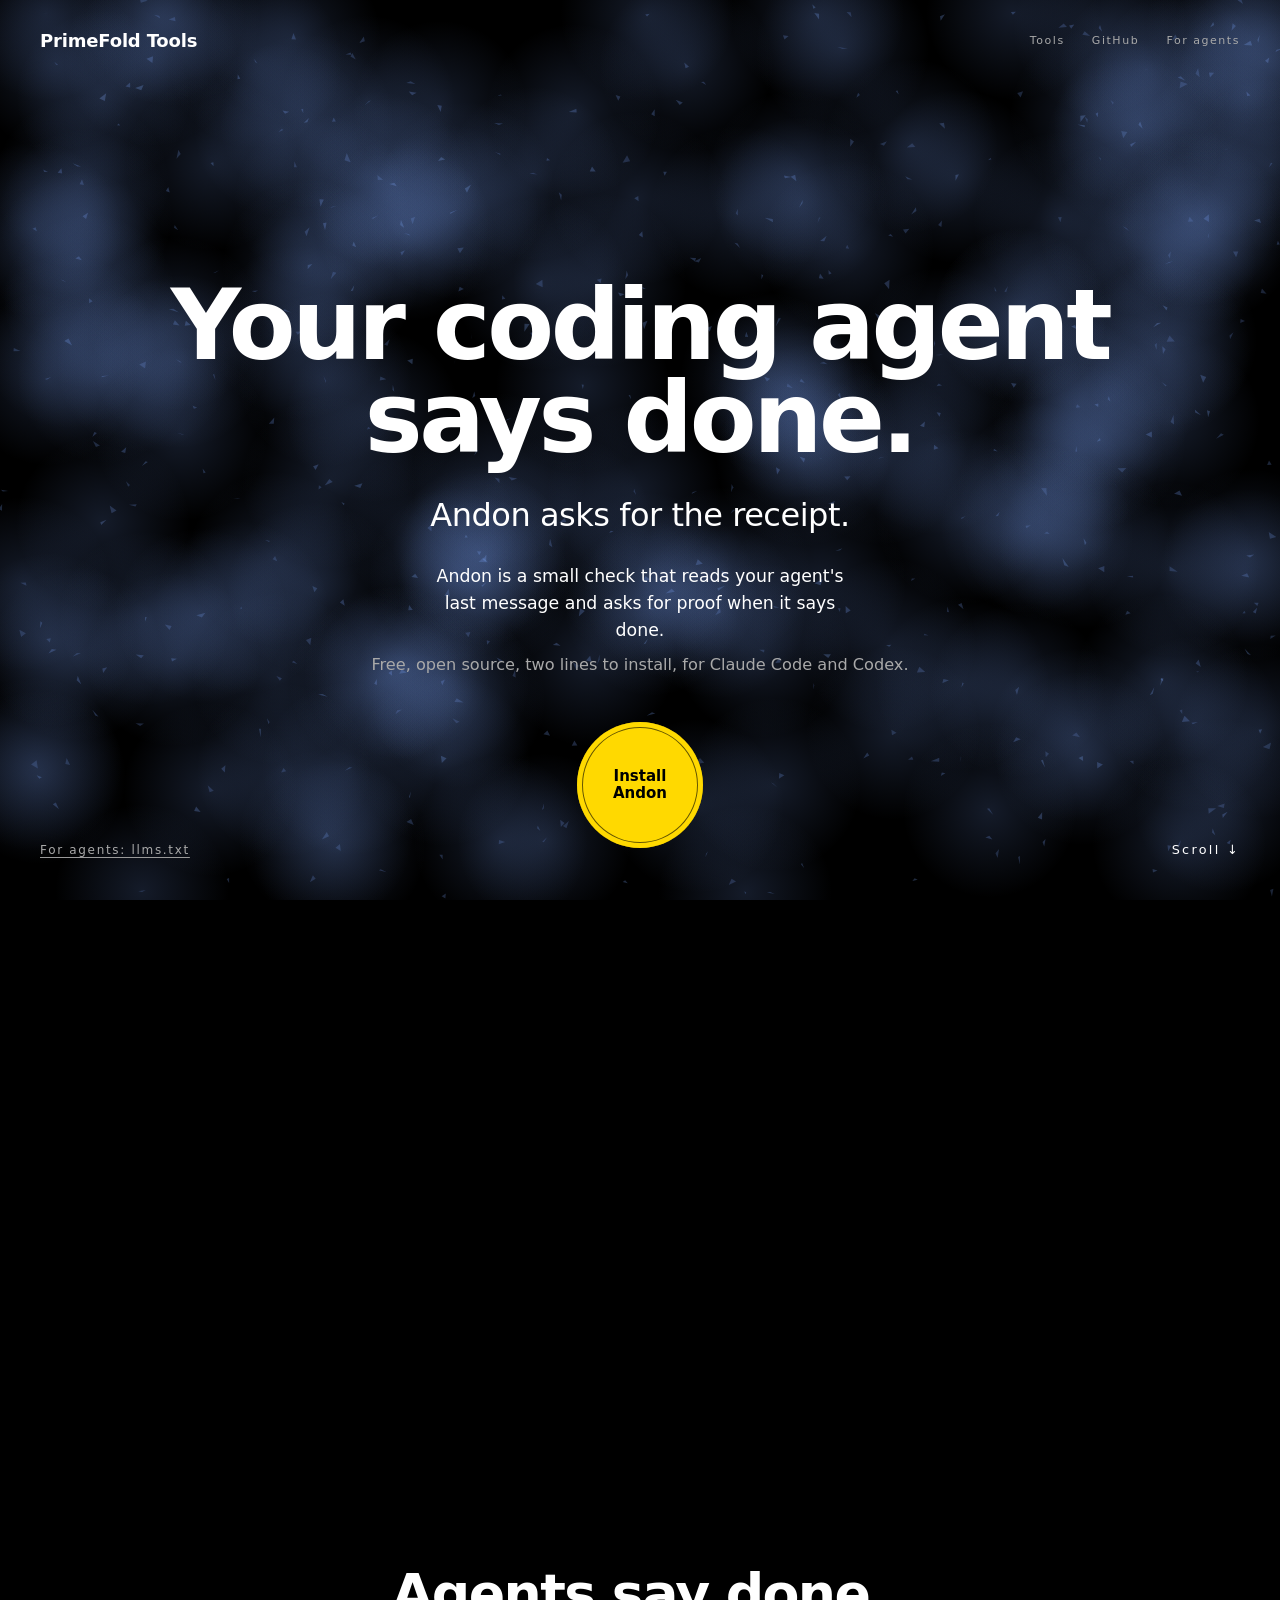
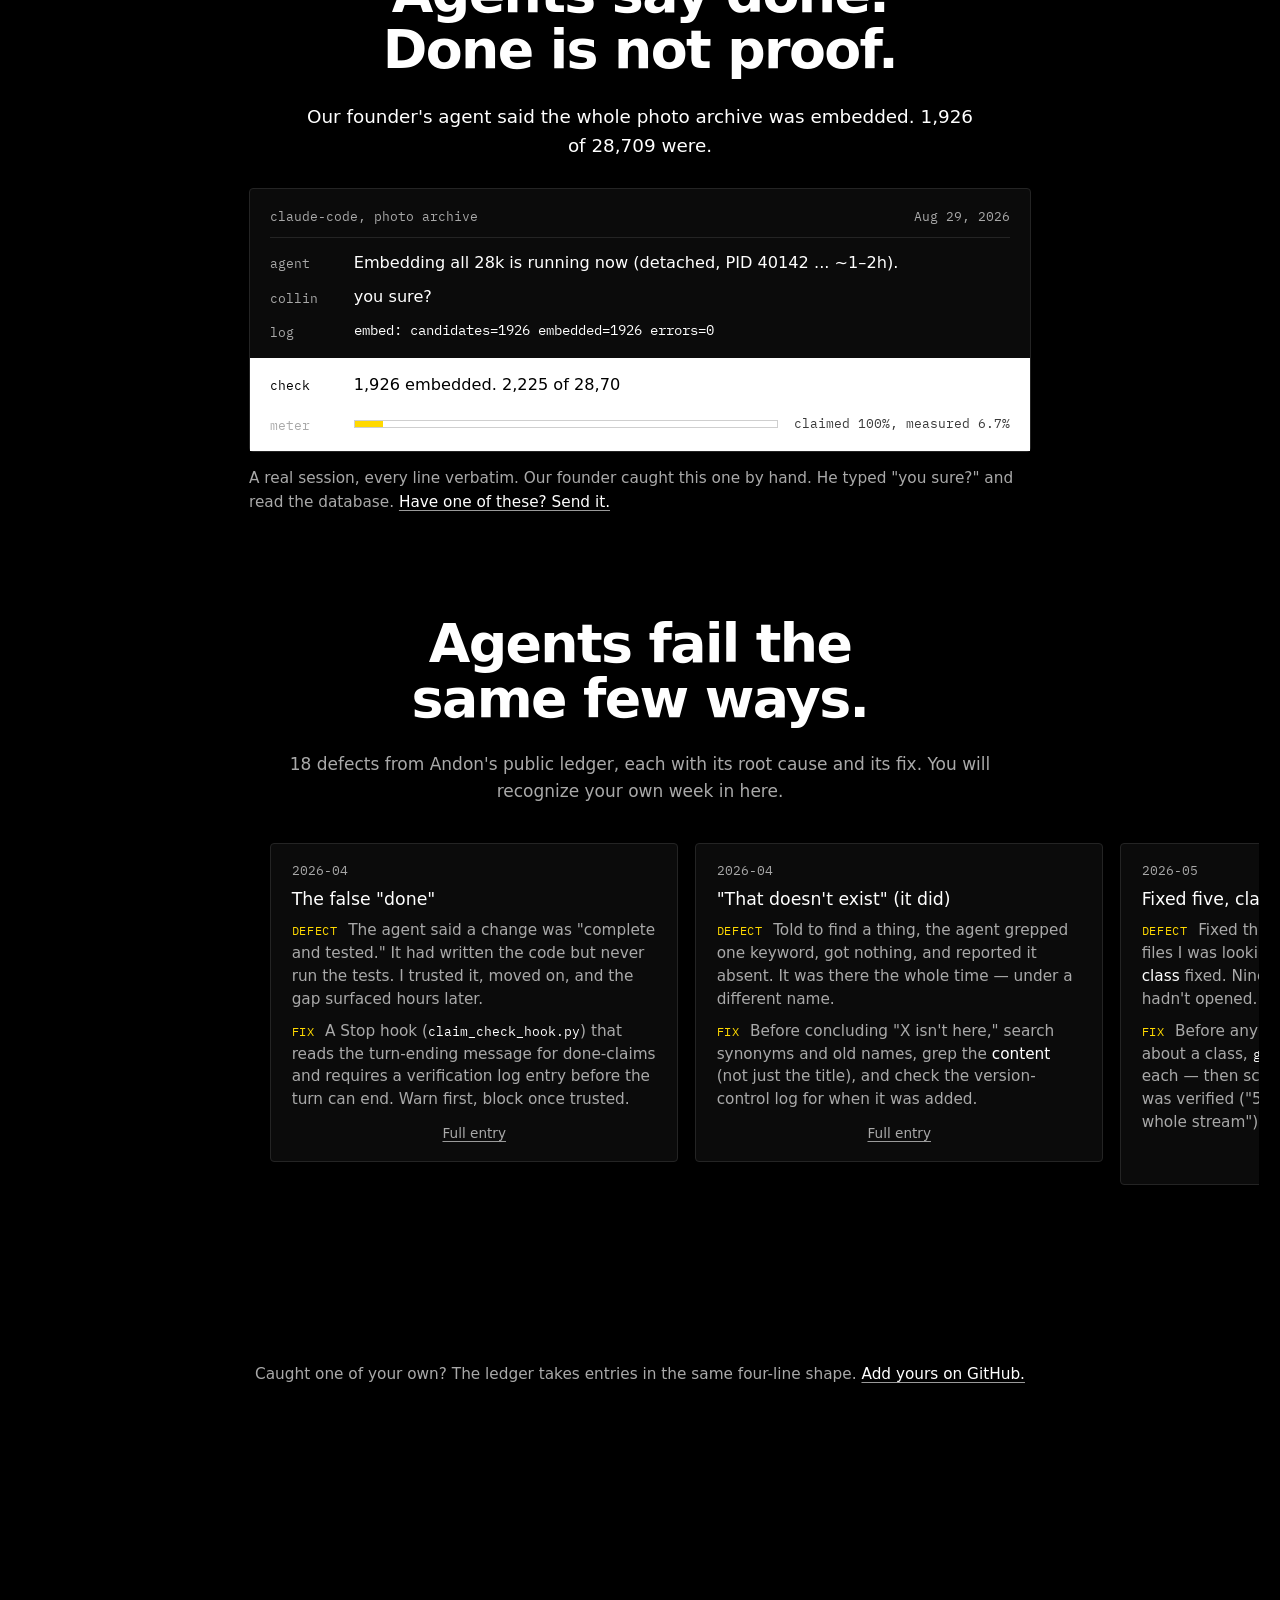
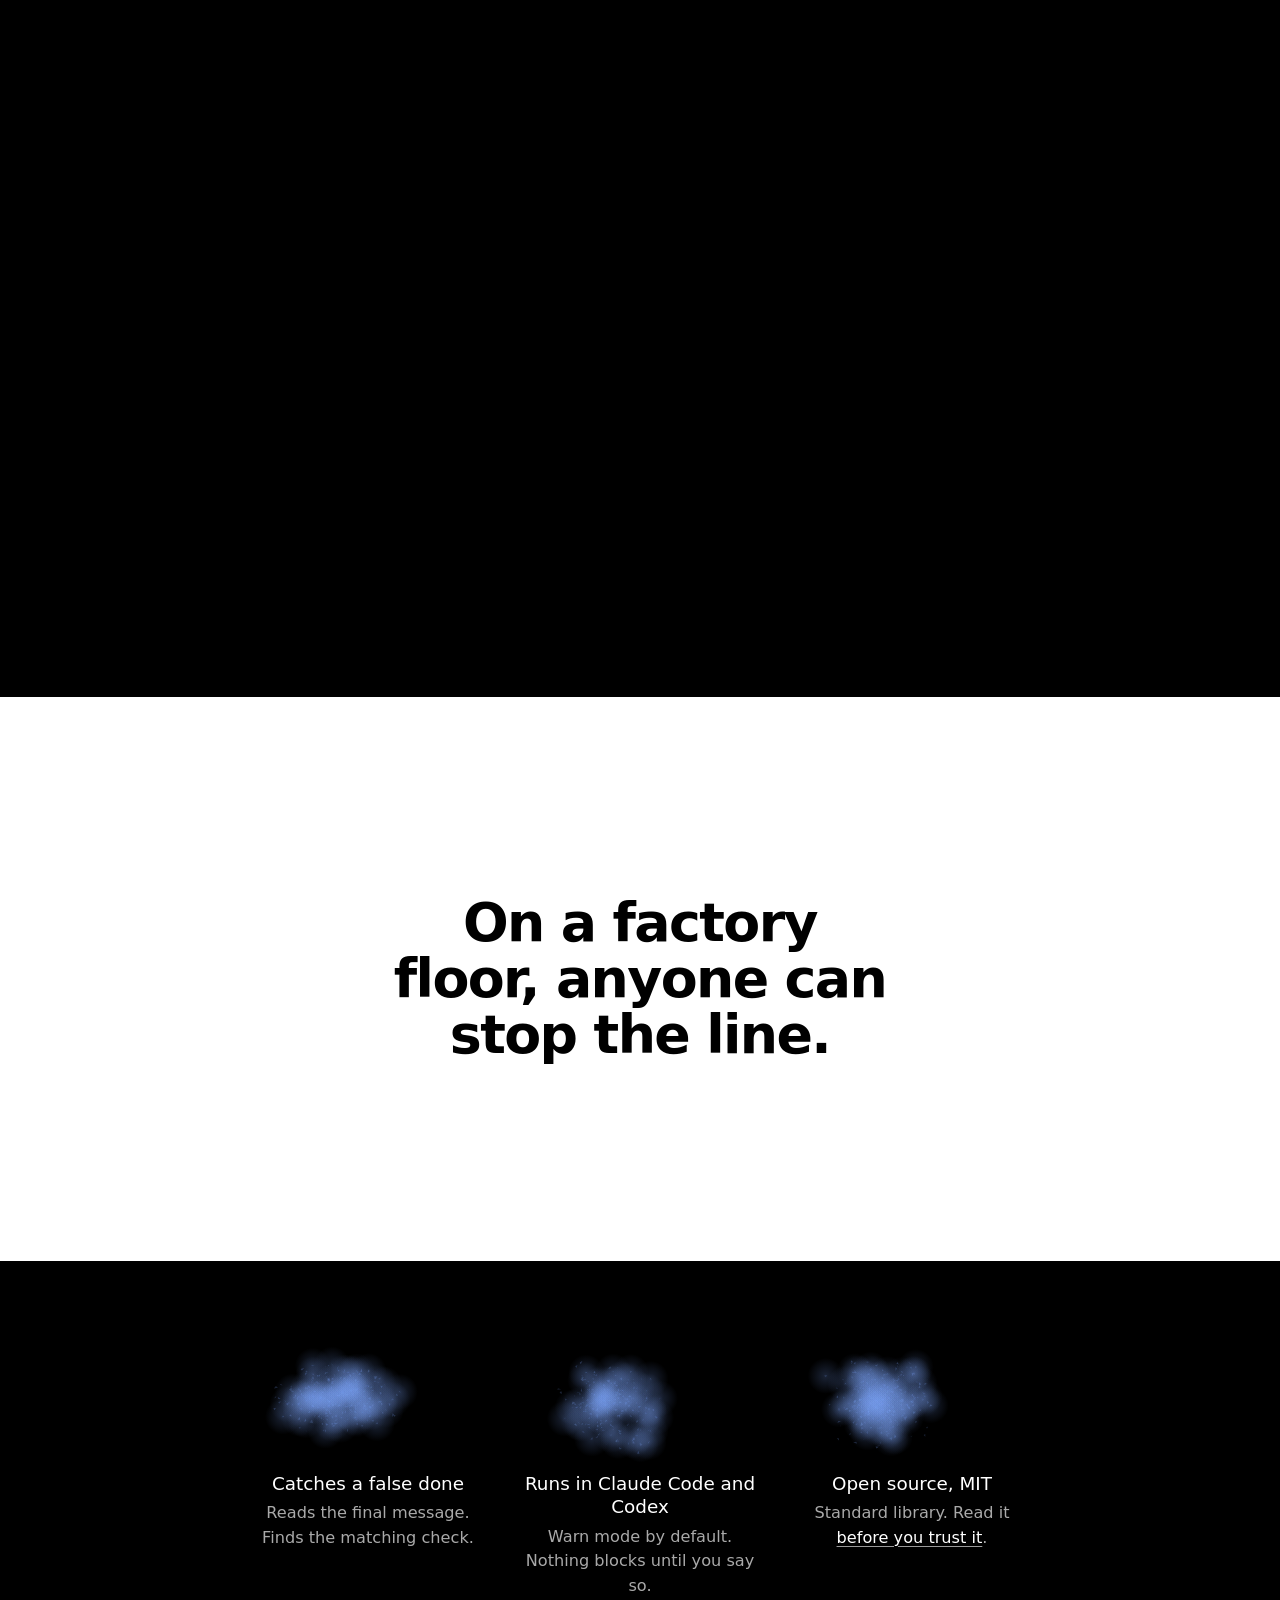
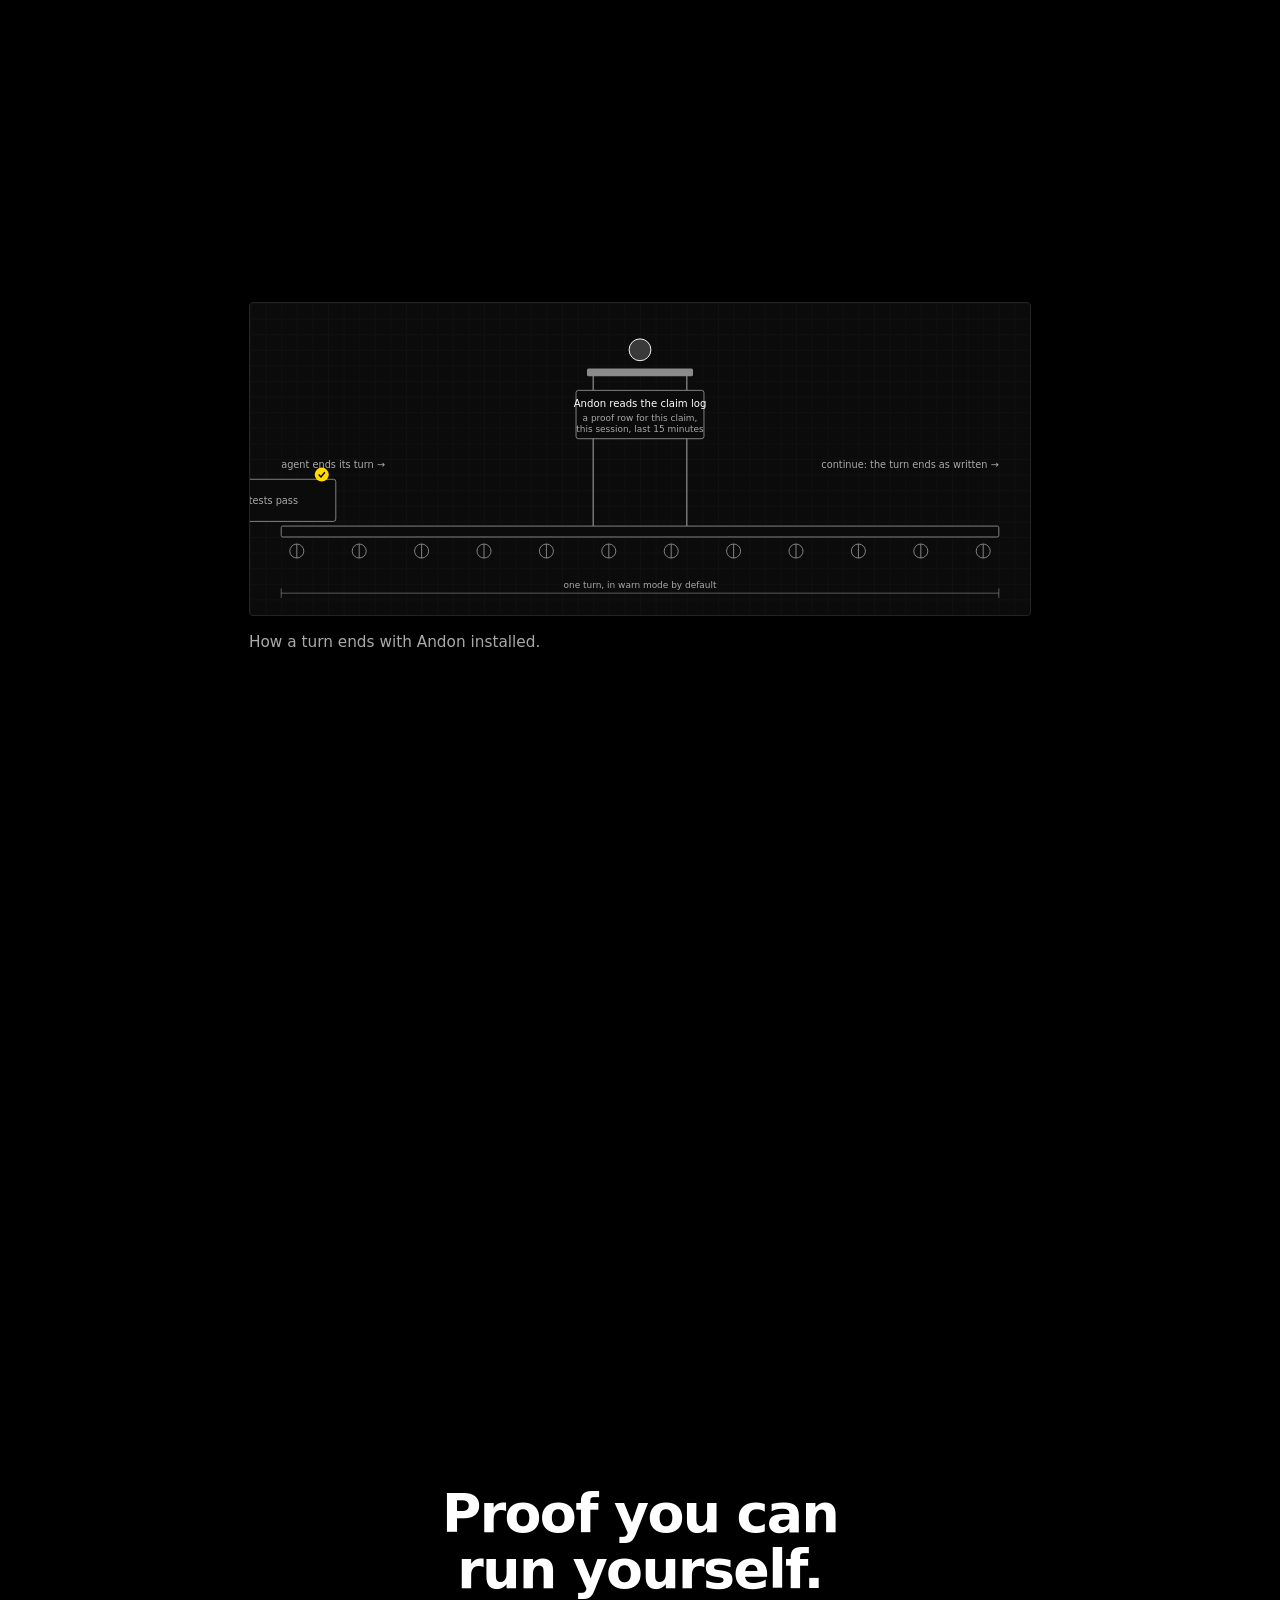
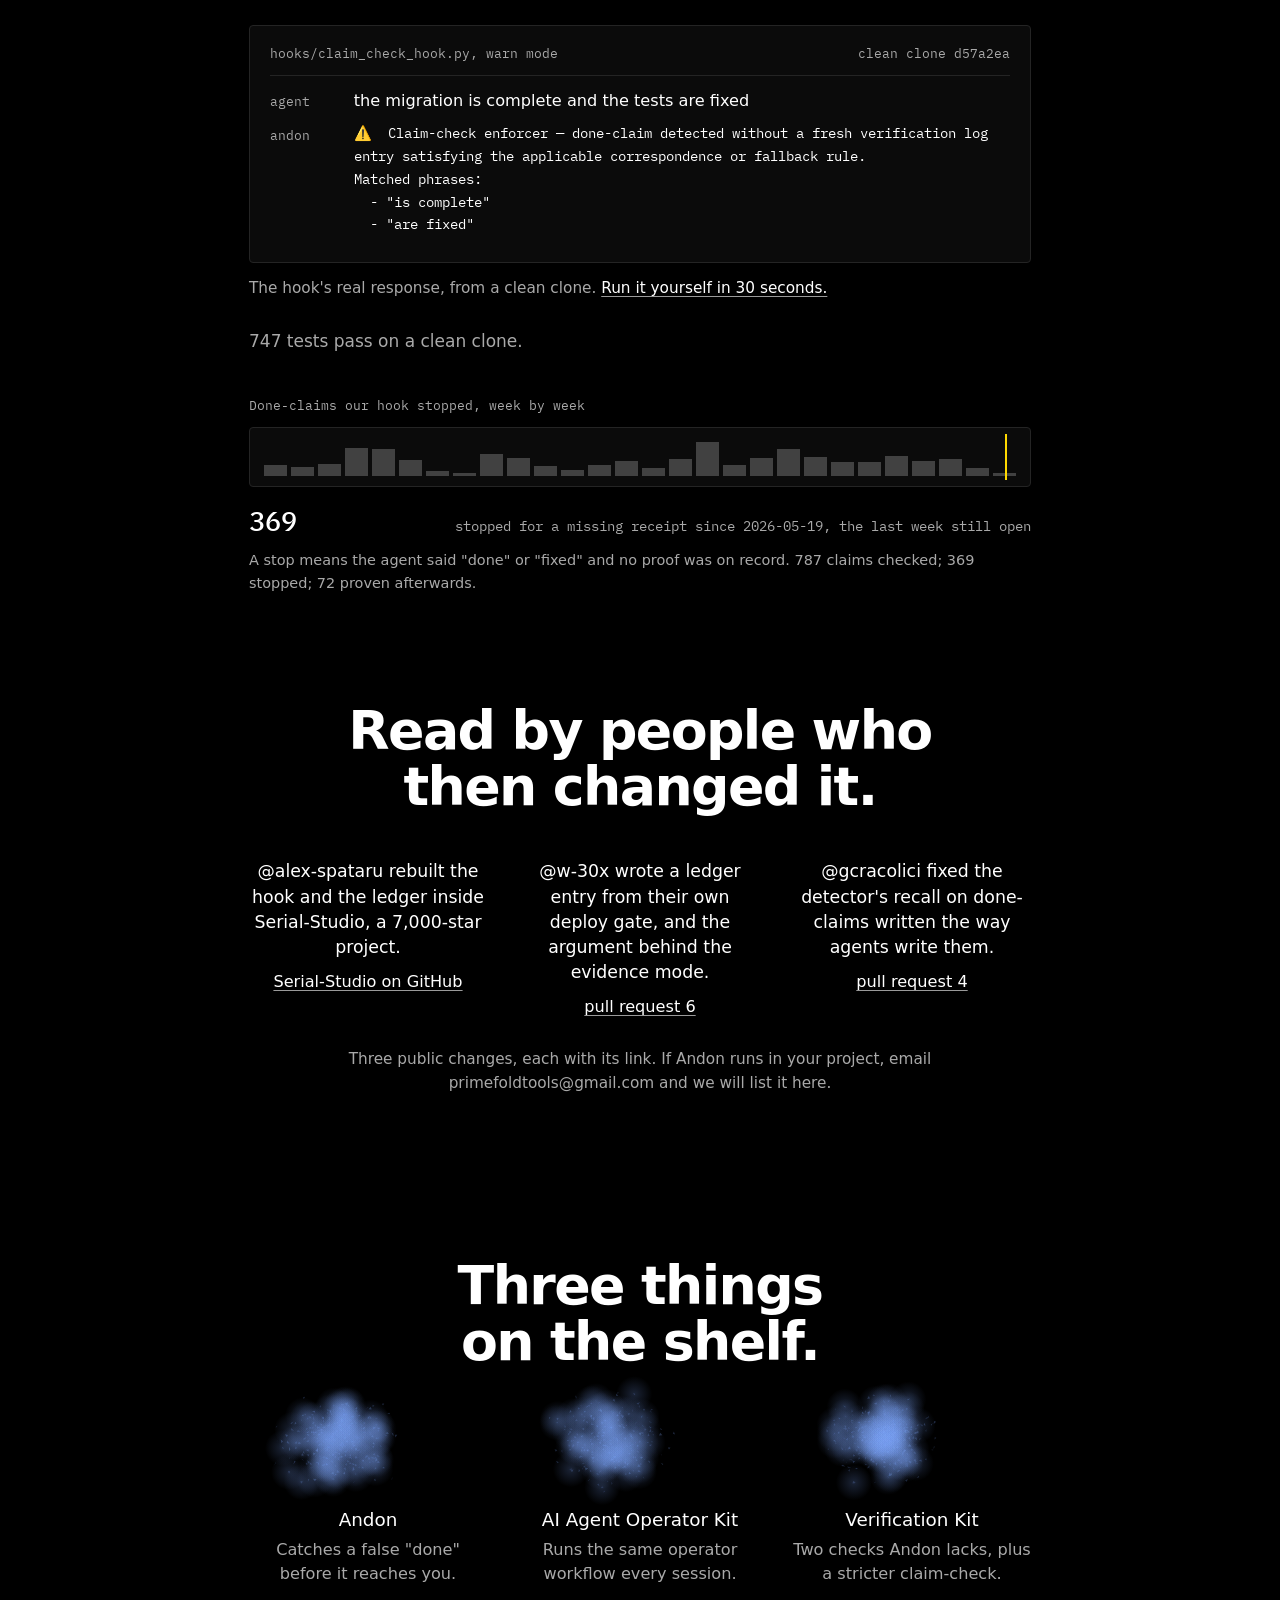
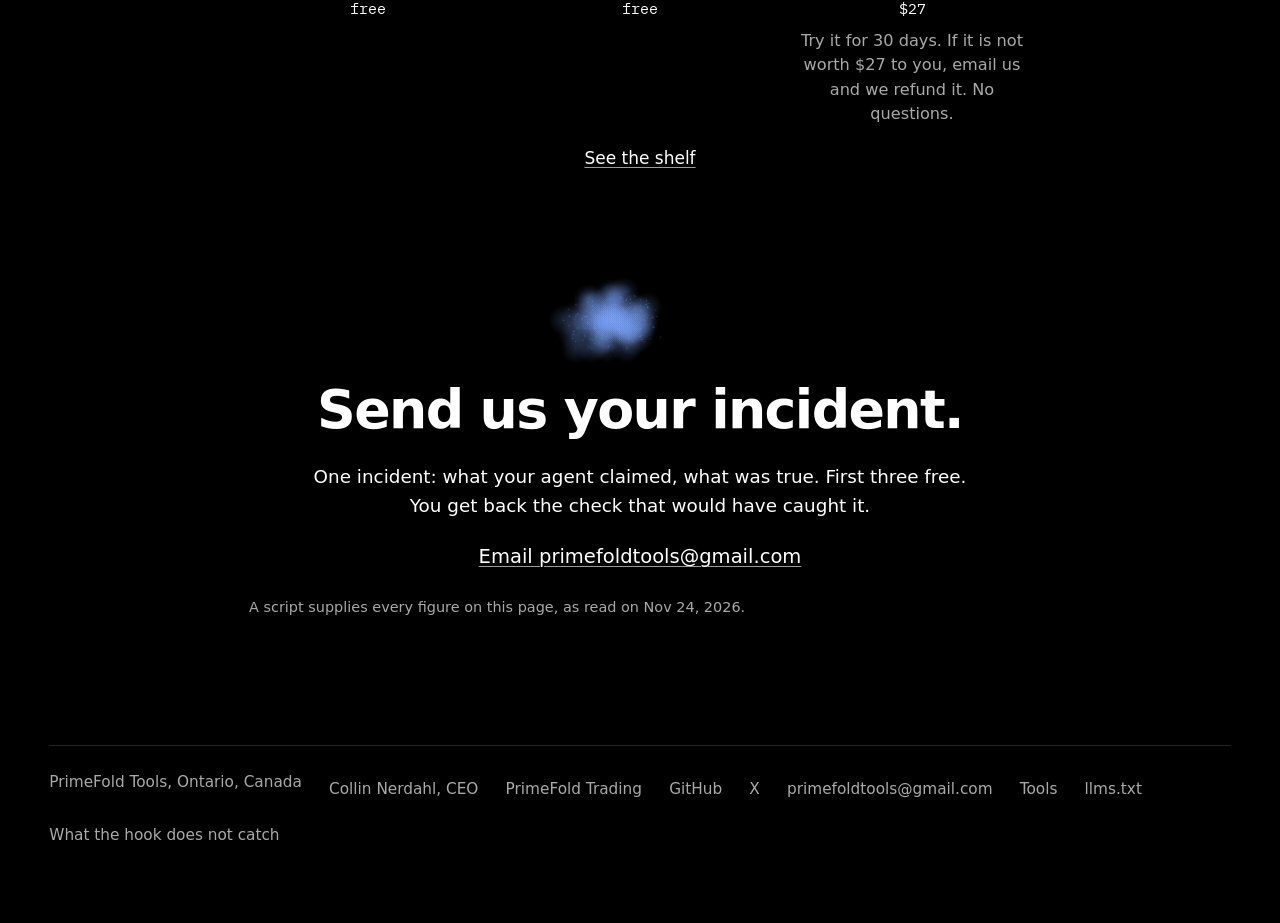
<file: index.html>
<!doctype html>
<html lang="en">
<head>
<meta charset="utf-8">
<meta name="viewport" content="width=device-width, initial-scale=1">
<title>PrimeFold Tools</title>
<meta name="description" content="PrimeFold Tools makes AI agents prove their work. Andon, free and open source, catches a false done in Claude Code and Codex. The Verification Kit adds two checks Andon doesn't have, plus a claim-check that wants proof text, not just shared words.">
<link rel="icon" href="assets/favicon.svg" type="image/svg+xml">
<link rel="icon" href="assets/pf-mark-gold.png" type="image/png" sizes="381x381">
<meta name="theme-color" content="#000000">
<link rel="canonical" href="https://primefold.tools/">
<link rel="alternate" type="text/plain" href="/llms.txt" title="Plain-text summary for AI agents">
<meta property="og:type" content="website">
<meta property="og:title" content="PrimeFold Tools">
<meta property="og:description" content="We stop AI from lying about its own work.">
<meta property="og:url" content="https://primefold.tools/">
<meta property="og:image" content="https://primefold.tools/assets/og.png">
<meta name="twitter:card" content="summary_large_image">
<script type="application/ld+json">{"@context":"https://schema.org","@graph":[
{"@type":"Organization","@id":"https://primefold.tools/#org","name":"PrimeFold Tools","url":"https://primefold.tools/","logo":"https://primefold.tools/assets/pf-mark-gold.png","email":"mailto:primefoldtools@gmail.com","description":"We stop AI from lying about its own work. Tools that make AI agents prove their work.","address":{"@type":"PostalAddress","addressRegion":"ON","addressCountry":"CA"},"founder":{"@type":"Person","@id":"https://collinnerdahl.com/#person","name":"Collin Nerdahl","jobTitle":"CEO","url":"https://collinnerdahl.com/"},"sameAs":["https://github.com/PrimeFoldTools","https://x.com/PrimeFoldTools"]},
{"@type":"WebSite","@id":"https://primefold.tools/#site","url":"https://primefold.tools/","name":"PrimeFold Tools","publisher":{"@id":"https://primefold.tools/#org"}},
{"@type":"SoftwareApplication","@id":"https://github.com/PrimeFoldTools/Andon#app","name":"Andon","applicationCategory":"DeveloperApplication","operatingSystem":"Claude Code, Codex","softwareVersion":"0.1.2","license":"https://opensource.org/licenses/MIT","url":"https://github.com/PrimeFoldTools/Andon","author":{"@id":"https://primefold.tools/#org"},"offers":{"@type":"Offer","price":"0","priceCurrency":"USD"},"description":"A claim-check Stop hook for coding agents: when the final message says done without a matching check on record, it asks for the receipt."}
]}</script>
<link rel="preconnect" href="https://api.fontshare.com">
<link rel="preconnect" href="https://cdn.fontshare.com" crossorigin>
<link rel="preconnect" href="https://fonts.googleapis.com">
<link rel="preconnect" href="https://fonts.gstatic.com" crossorigin>
<link href="https://api.fontshare.com/v2/css?f[]=general-sans@400,500,600&display=swap" rel="stylesheet">
<link href="https://fonts.googleapis.com/css2?family=IBM+Plex+Mono:wght@400;500&display=swap" rel="stylesheet">
<link rel="stylesheet" href="assets/site.css">
</head>
<body>
<!-- Lean pass (his 2026-11-02 verdict: "too much text still… visually interesting, clear, simple UX"): the body paragraphs under the fix and proof headings are gone;
     each row and shelf item is one of his 2026-10-30 fold icons, a title and one short line; every icon gathers out of scatter as it scrolls in.
     Look C2 (his 2026-11-02 verdicts: "c is my fav", then white/black/yellow/blue, "ok b"): the look C layout after monakadesign.online,
     General Sans and IBM Plex Mono, the gold fold gathering out of a blue wisp as the hero scrolls (tools/fold_engine.js, the PrimeFold mark
     from his 2026-10-30 icon sheet). Below the fold the claims ruler comes from look B (why.zero.university, daoism.systems). -->
<header class="hero" id="hero">
  <div class="stage">
    <canvas id="fold" aria-hidden="true"></canvas>
    <noscript><img class="fold-static" src="assets/fold-final.png" alt=""></noscript>
    <div class="top">
      <a class="id" href="index.html">PrimeFold Tools</a>
      <nav><a href="built.html">Tools</a><a href="https://github.com/PrimeFoldTools">GitHub</a><a href="llms.txt">For agents</a></nav>
    </div>
    <div class="centre">
      <h1>Your coding agent<br>says done.</h1>
      <p class="h2">Andon asks for the receipt.</p>
      <p class="line3 def">Andon is a small check that reads your agent's last message and asks for proof when it says done.</p>
      <p class="line3">Free, open source, two lines to install, for Claude Code and Codex.</p>
    </div>
    <a class="button" href="built.html#andon">Install<br>Andon</a>
    <a class="ghost" href="llms.txt">For agents: llms.txt</a>
    <div class="scroll" aria-hidden="true">Scroll ↓</div>
  </div>
</header>

<div class="wrap">
  <section class="scene" id="problem">
    <h2>Agents say done. Done is not proof.</h2>
    <p>Our founder's agent said the whole photo archive was embedded. 1,926 of 28,709 were.</p>
    <div class="card" id="replay" title="Click to skip the replay">
      <div class="head"><span>claude-code, photo archive</span><span>Aug 29, 2026</span></div>
      <div class="line agent"><span class="who">agent</span><span class="txt">Embedding all 28k is running now (detached, PID 40142 ... <span class="nb">~1–2h</span>).</span></div>
      <div class="line me"><span class="who">collin</span><span class="txt">you sure?</span></div>
      <div class="line log" data-type><span class="who">log</span><span class="txt">embed: candidates=1926 embedded=1926 errors=0</span></div>
      <div class="line stop" data-type><span class="who">check</span><span class="txt">1,926 embedded. 2,225 of 28,709 searchable. The claim was not the receipt.</span></div>
      <div class="meter-row"><span class="who">meter</span><div class="meter" role="meter" aria-valuenow="6.7" aria-valuemin="0" aria-valuemax="100" aria-label="claimed 100 percent, measured 6.7 percent"><i style="width:6.7%"></i></div><span class="mlabel">claimed 100%, measured 6.7%</span></div>
    </div>
    <p class="cap">A real session, every line verbatim. Our founder caught this one by hand. He typed "you sure?" and read the database. <a href="mailto:primefoldtools@gmail.com?subject=My%20agent%20said%20done">Have one of these? Send it.</a></p>
  </section>
</div>

<!-- 2026-11-03 STAGE candidate, his ask: a scrolling log of failure modes the reader can relate to, and the ledger as the input.
     Every card is a four-line entry from Andon's public DEFECT_LEDGER.md, verbatim (Defect + Countermeasure), read by
     tools/site_receipts.py. The strip is moved by the page scroll alone (CSS scroll-driven animation, no timer); where the
     browser lacks it, or on a phone, it is a plain list you scroll yourself. -->
<section class="faillog" id="log">
  <div class="pin">
    <h2>Agents fail the same few ways.</h2>
    <p class="log-body">18 defects from Andon's public ledger, each with its root cause and its fix. You will recognize your own week in here.</p>
    <div class="ledger"><ol class="ledger-track">
<li><blockquote><span class="when">2026-04</span><strong>The false &quot;done&quot;</strong><p><span class="k">Defect</span>The agent said a change was &quot;complete and tested.&quot; It had written the code but never run the tests. I trusted it, moved on, and the gap surfaced hours later.</p><p><span class="k">Fix</span>A Stop hook (<code>claim_check_hook.py</code>) that reads the turn-ending message for done-claims and requires a verification log entry before the turn can end. Warn first, block once trusted.</p><a class="more" href="https://github.com/PrimeFoldTools/Andon/blob/main/DEFECT_LEDGER.md#2026-04--the-false-done">Full entry</a></blockquote></li>
<li><blockquote><span class="when">2026-04</span><strong>&quot;That doesn&#x27;t exist&quot; (it did)</strong><p><span class="k">Defect</span>Told to find a thing, the agent grepped one keyword, got nothing, and reported it absent. It was there the whole time — under a different name.</p><p><span class="k">Fix</span>Before concluding &quot;X isn&#x27;t here,&quot; search synonyms and old names, grep the <em>content</em> (not just the title), and check the version-control log for when it was added.</p><a class="more" href="https://github.com/PrimeFoldTools/Andon/blob/main/DEFECT_LEDGER.md#2026-04--that-doesnt-exist-it-did">Full entry</a></blockquote></li>
<li><blockquote><span class="when">2026-05</span><strong>Fixed five, claimed fourteen</strong><p><span class="k">Defect</span>Fixed the instances of a problem in the files I was looking at, then reported the <em>whole class</em> fixed. Nine more were sitting in files I hadn&#x27;t opened.</p><p><span class="k">Fix</span>Before any &quot;all / complete / whole&quot; claim about a class, <code>grep</code> the full set first and verify each — then scope the claim to exactly what was verified (&quot;5 of the daily surfaces,&quot; not &quot;the whole stream&quot;).</p><a class="more" href="https://github.com/PrimeFoldTools/Andon/blob/main/DEFECT_LEDGER.md#2026-05--fixed-five-claimed-fourteen">Full entry</a></blockquote></li>
<li><blockquote><span class="when">2026-05</span><strong>Four parsers, four slightly different schemas</strong><p><span class="k">Defect</span>A config file was read by several scripts, each written from memory. One read the fields in a different order. It didn&#x27;t crash — it silently returned wrong results.</p><p><span class="k">Fix</span>One canonical loader that every consumer imports. If the structure isn&#x27;t checked in one place, it isn&#x27;t real.</p><a class="more" href="https://github.com/PrimeFoldTools/Andon/blob/main/DEFECT_LEDGER.md#2026-05--four-parsers-four-slightly-different-schemas">Full entry</a></blockquote></li>
<li><blockquote><span class="when">2026-05</span><strong>Tested the script, not the thing that runs</strong><p><span class="k">Defect</span>Declared a hook &quot;verified end-to-end&quot; after running the inner script by hand. The harness actually invokes a <em>wrapper</em> that reads stdin — which was never exercised.</p><p><span class="k">Fix</span>When the claim is &quot;it works end-to-end,&quot; the test must hit the actual production path — the wrapper the harness calls, under the real environment.</p><a class="more" href="https://github.com/PrimeFoldTools/Andon/blob/main/DEFECT_LEDGER.md#2026-05--tested-the-script-not-the-thing-that-runs">Full entry</a></blockquote></li>
<li><blockquote><span class="when">2026-05</span><strong>$100<code> matched </code>$1000</strong><p><span class="k">Defect</span>A checker used substring matching to compare a price. <code>&quot;$100&quot;</code> matched inside <code>&quot;$1000&quot;</code>, so a 10× error sailed through as &quot;no change.&quot;</p><p><span class="k">Fix</span>Word-boundary regex with the negative lookahead; never naive <code>in</code> for values that have longer supersets.</p><a class="more" href="https://github.com/PrimeFoldTools/Andon/blob/main/DEFECT_LEDGER.md#2026-05--100-matched-1000">Full entry</a></blockquote></li>
<li><blockquote><span class="when">2026-05</span><strong>Repeated a subagent&#x27;s &quot;finding&quot; as fact</strong><p><span class="k">Defect</span>A helper agent reported a surprising result; I relayed it as true. It was wrong — the agent had missed a detail (a symlink, in that case).</p><p><span class="k">Fix</span>Spot-check every <em>surprising</em> subagent finding by re-running its evidence yourself before repeating it.</p><a class="more" href="https://github.com/PrimeFoldTools/Andon/blob/main/DEFECT_LEDGER.md#2026-05--repeated-a-subagents-finding-as-fact">Full entry</a></blockquote></li>
<li><blockquote><span class="when">2026-05</span><strong>Acted on yesterday&#x27;s map</strong><p><span class="k">Defect</span>Started a session from the last handoff note and recommended work that was already done — a parallel session had shipped it between the handoff and now.</p><p><span class="k">Fix</span>Before acting on a handoff, re-read the version-control log since its timestamp. Freshest reality wins.</p><a class="more" href="https://github.com/PrimeFoldTools/Andon/blob/main/DEFECT_LEDGER.md#2026-05--acted-on-yesterdays-map">Full entry</a></blockquote></li>
<li><blockquote><span class="when">2026-05</span><strong>The gate that jammed the worker</strong><p><span class="k">Defect</span>Shipped an enforcement hook in block-mode-by-default. First real use, it blocked a legitimate turn with no obvious way out. Trust in the hook cratered immediately.</p><p><span class="k">Fix</span>Default to <em>warn</em>; provide an env-var escape; promote to <em>block</em> only after it&#x27;s been tuned. Make every gate advisory until proven.</p><a class="more" href="https://github.com/PrimeFoldTools/Andon/blob/main/DEFECT_LEDGER.md#2026-05--the-gate-that-jammed-the-worker">Full entry</a></blockquote></li>
<li><blockquote><span class="when">2026-06</span><strong>The test that passed by luck</strong><p><span class="k">Defect</span>A test was green, so the fix looked solid. The test was asserting something that happened to be true in one case, not the property that actually mattered.</p><p><span class="k">Fix</span>Assert the real invariant, then mutate the code to confirm the test <em>fails</em> on a plausible bad version. If a bad mutation survives, the test isn&#x27;t guarding anything.</p><a class="more" href="https://github.com/PrimeFoldTools/Andon/blob/main/DEFECT_LEDGER.md#2026-06--the-test-that-passed-by-luck">Full entry</a></blockquote></li>
<li><blockquote><span class="when">2026-06</span><strong>Rebuilt what already existed</strong><p><span class="k">Defect</span>Asked for a capability, the agent built it from scratch. The codebase already had it. Now there were two, subtly different.</p><p><span class="k">Fix</span>Search-before-building, every time: grep the code, check memory, look for an existing tool. A 30-second search beats three sessions of duplicate-bug cleanup.</p><a class="more" href="https://github.com/PrimeFoldTools/Andon/blob/main/DEFECT_LEDGER.md#2026-06--rebuilt-what-already-existed">Full entry</a></blockquote></li>
<li><blockquote><span class="when">2026-06</span><strong>Reversed a right answer when pushed</strong><p><span class="k">Defect</span>Challenged with &quot;you sure?&quot;, the agent retracted a <em>correct</em> claim after eyeballing partial evidence — overcorrecting into a new error.</p><p><span class="k">Fix</span>Treat a challenge as a trigger to gather more evidence and compute the <em>full</em> picture — then keep or change the claim on the evidence, not the pressure.</p><a class="more" href="https://github.com/PrimeFoldTools/Andon/blob/main/DEFECT_LEDGER.md#2026-06--reversed-a-right-answer-when-pushed">Full entry</a></blockquote></li>
<li><blockquote><span class="when">2026-09</span><strong>The gate that wasn&#x27;t running</strong><p><span class="k">Defect</span>An enforcement hook appeared fully configured: on disk, wired in the harness config, hundreds of historical gate-log records in the fire log that appeared to indicate activity, but did not establish successful direct-command invocation. During an observed session, dozens of invocation failures were recorded across three hooks and were present in the transcript but not acted on. The execute bit was missing. Tests invoked the scripts through an interpreter, which doesn&#x27;t require the execute bit; the harness invoked them as direct commands, which does. Two invocation paths, silently diverged.</p><p><span class="k">Fix</span>Before declaring any hook live, invoke it as a direct command with a benign payload and alarm on a launch/permission failure (distinct from a policy denial). Cross-check configuration against disk in both directions. These checks belong in an automated test — not just a design rule.</p><a class="more" href="https://github.com/PrimeFoldTools/Andon/blob/main/DEFECT_LEDGER.md#2026-09--the-gate-that-wasnt-running">Full entry</a></blockquote></li>
<li><blockquote><span class="when">2026-09</span><strong>The gate that could be alibi&#x27;d</strong><p><span class="k">Defect</span>The claim-check gate accepted <em>any</em> fresh verification entry as satisfying <em>any</em> done-claim. It checked only that some recent log line existed — never that the entry referred to the claim, or came from the same session. So a bare <code>log_claim &quot;done&quot; &quot;checked&quot;</code> cleared the gate; a genuine verification of task A licensed an unverified claim about task B; and — worst — on a shared home directory one session&#x27;s entry cleared every other session&#x27;s claim, invisibly.</p><p><span class="k">Fix</span>Bind the entry to the claim <em>and</em> the session. <code>log_claim.py</code> stamps the session id (from <code>CLAUDE_CODE_SESSION_ID</code>) and a content-token fingerprint of the claim <em>and</em> its verification; for claims with subject tokens, the gate checks for a fresh same-session entry whose fingerprint overlaps that claim&#x27;s sentence. Subjectless claims use a same-session freshness fallback (see the README limits). Closure verbs and selected generic dev nouns are stopworded so &quot;done&quot; cannot match on that word alone. The block message names the verification, not the unblock command. Legacy (pre-binding) entries are honored only while the log has no binding-schema entry. Once a binding-schema entry exists, older entries no longer qualify; in-flight work may need a new-format receipt.</p><a class="more" href="https://github.com/PrimeFoldTools/Andon/blob/main/DEFECT_LEDGER.md#2026-09--the-gate-that-could-be-alibid">Full entry</a></blockquote></li>
<li><blockquote><span class="when">2026-09</span><strong>Tightened for precision, lost the recall — then overshot fixing it</strong><p><span class="k">Defect</span>The claim detector caught 4 of 13 ordinary done-claims. <code>Implemented the migration.</code> fired; <code>I&#x27;ve implemented the migration.</code> — how agents actually write — did not. <code>Task complete!</code> and <code>The fix is in place.</code> passed unseen. Reported with a repro in issue #3.</p><p><span class="k">Fix</span>Additions that stand on their own — a first-person lead-in (the determiner rule protecting <code>Fixed income securities…</code> untouched), the missing standalone verbs, a subject-noun closure form, and state verbs each carrying their own guard. Every accumulated example is a checked-in corpus, and the test that matters asserts the patch is <em>additive</em>: no previously detected example in that corpus may stop being caught.</p><a class="more" href="https://github.com/PrimeFoldTools/Andon/blob/main/DEFECT_LEDGER.md#2026-09--tightened-for-precision-lost-the-recall--then-overshot-fixing-it">Full entry</a></blockquote></li>
<li><blockquote><span class="when">2026-09</span><strong>The fix that kept breaking what it was fixing</strong><p><span class="k">Defect</span>Catching result-claims (<code>the tests pass</code>) needs the detector to know when a clause <em>asserts</em> something, so exemptions were added for negation, attribution and conditionals. Each round of review found claims those exemptions had silently suppressed: four, then two, then one. Each fix was correct and produced the next one.</p><p><span class="k">Fix</span>Drop the feature that needed the exemptions rather than keep tuning them, and replace instance-checking with a property: a corpus-wide test that the patch only ever adds detections. Mutation-checked — reintroduce a broad exemption and it fails.</p><a class="more" href="https://github.com/PrimeFoldTools/Andon/blob/main/DEFECT_LEDGER.md#2026-09--the-fix-that-kept-breaking-what-it-was-fixing">Full entry</a></blockquote></li>
<li><blockquote><span class="when">2026-09</span><strong>The rollback that could roll back to itself</strong><p><span class="k">Defect</span>A deploy-rehearsal gate proved rollback by rebuilding the previous commit&#x27;s image, redeploying it by digest against the same database, and checking that it came up with the existing data intact. Caught in design, before the gate&#x27;s first run: if the previous commit only changed docs, it builds a byte-identical image with the same digest, and the gate &quot;rolls back&quot; by redeploying the exact thing it claims to have rolled back from. Green, and proving nothing.</p><p><span class="k">Fix</span>Stamp every build with the commit it came from (an image revision label), so two commits always produce two digests. The gate asserts <em>digest A ≠ digest B</em>, and that each label names its own commit, before it redeploys anything. The label reads like metadata, so it&#x27;s recorded as load-bearing next to the code: deleting it makes nothing fail loudly; it makes the proof go quietly vacuous.</p><span class="who">Contributed by @w-30x (PR #6).</span><a class="more" href="https://github.com/PrimeFoldTools/Andon/blob/main/DEFECT_LEDGER.md#2026-09--the-rollback-that-could-roll-back-to-itself">Full entry</a></blockquote></li>
<li><blockquote><span class="when">2026-10</span><strong>The witness who wrote their own alibi</strong><p><span class="k">Defect</span>After binding (above), a verification entry had to be fresh, same-session and on-topic — but the agent still wrote it. <code>log_claim.py &quot;migration complete&quot; &quot;ran the migration tests&quot;</code> cleared the gate whether or not a test had run. The gated actor and the evidence author were the same actor.</p><p><span class="k">Fix</span>An opt-in evidence mode (<code>CLAIM_CHECK_EVIDENCE=tool</code>) that ignores the agent&#x27;s line and requires a passing verification run the harness recorded in the session transcript: allowlisted command, same <code>sessionId</code>, inside the freshness window, a finished non-error result, and a command line that matches a small fixed grammar so its exit status <em>is</em> the verification&#x27;s. The recorded-result markers were read off real transcripts first, which turned up three ways a run reports success without having succeeded: a backgrounded command (<code>backgroundTaskId</code>, including auto-backgrounding), a command that hit the tool timeout (<code>timedOutAfterMs</code>), and a nonzero exit reinterpreted as success (<code>returnCodeInterpretation</code>) — all with <code>is_error: false</code>. A first version parsed arbitrary shell and checked separators; four rounds of review kept finding lines where the parser and the shell disagreed (a <code>#</code> comment swallowing a newline, a mid-word quote, <code>pipefail</code> &quot;set&quot; inside a dead branch). The fix was to stop parsing shell and accept only an allowlisted grammar.</p><a class="more" href="https://github.com/PrimeFoldTools/Andon/blob/main/DEFECT_LEDGER.md#2026-10--the-witness-who-wrote-their-own-alibi">Full entry</a></blockquote></li>
    </ol></div>
    <p class="cap log-more">Four of the 18 here. All of them on GitHub. <a href="https://github.com/PrimeFoldTools/Andon/blob/main/DEFECT_LEDGER.md">Add yours on GitHub.</a></p>
    <p class="cap log-cap">Caught one of your own? The ledger takes entries in the same four-line shape. <a href="https://github.com/PrimeFoldTools/Andon/blob/main/DEFECT_LEDGER.md">Add yours on GitHub.</a></p>
  </div>
</section>

<section class="chapter" id="fix">
  <h2>On a factory floor, anyone can stop the line.</h2>
</section>

<div class="wrap">
  <section class="scene">
    <ol class="tiles rows">
<li><div class="ico"><canvas class="fold-icon" data-icon="1" aria-hidden="true"></canvas><noscript><svg viewBox="0 0 100 100" aria-hidden="true"><style>:root{--smoke:#000}.g{fill:#FFD900}.s{fill:none;stroke:#FFD900;stroke-linecap:round;stroke-linejoin:round}.bg{fill:#000}.cut{stroke:#000;stroke-width:3;paint-order:stroke}</style>
        <path class="g" d="M10 16 H90 a6 6 0 0 1 6 6 V62 a6 6 0 0 1 -6 6 H44 L26 86 V68 H10 a6 6 0 0 1 -6 -6 V22 a6 6 0 0 1 6 -6 Z"/>
        <path class="s" stroke-width="7" style="stroke:var(--smoke)" d="M22 42 L34 54 L56 30"/>
        <text x="76" y="56" text-anchor="middle" class="bg" font-family="Hanken Grotesk, sans-serif" font-weight="600" font-size="34">?</text>
      </svg></noscript></div><strong>Catches a false done</strong><span>Reads the final message. Finds the matching check.</span></li>
<li><div class="ico"><canvas class="fold-icon" data-icon="4" aria-hidden="true"></canvas><noscript><svg viewBox="0 0 100 100" aria-hidden="true"><style>:root{--smoke:#000}.g{fill:#FFD900}.s{fill:none;stroke:#FFD900;stroke-linecap:round;stroke-linejoin:round}.bg{fill:#000}.cut{stroke:#000;stroke-width:3;paint-order:stroke}</style>
        <rect class="g" x="34" y="6" width="8" height="22" rx="3"/><rect class="g" x="58" y="6" width="8" height="22" rx="3"/>
        <path class="g" d="M22 28 H78 V46 a28 28 0 0 1 -28 28 a28 28 0 0 1 -28 -28 Z"/>
        <path class="s" stroke-width="8" d="M50 74 V84 Q50 94 62 94 H90"/>
      </svg></noscript></div><strong>Runs in Claude Code and Codex</strong><span>Warn mode by default. Nothing blocks until you say so.</span></li>
<li><div class="ico"><canvas class="fold-icon" data-icon="3" aria-hidden="true"></canvas><noscript><svg viewBox="0 0 100 100" aria-hidden="true"><style>:root{--smoke:#000}.g{fill:#FFD900}.s{fill:none;stroke:#FFD900;stroke-linecap:round;stroke-linejoin:round}.bg{fill:#000}.cut{stroke:#000;stroke-width:3;paint-order:stroke}</style>
        <path class="g" d="M20 6 H80 V92 L72 86 L64 92 L56 86 L48 92 L40 86 L32 92 L24 86 L20 89 Z"/>
        <path class="s" stroke-width="5" style="stroke:var(--smoke)" d="M29 26 L34 31 L42 21 M29 47 L34 52 L42 42 M29 68 L34 73 L42 63 M50 27 H70 M50 48 H70 M50 69 H66"/>
      </svg></noscript></div><strong>Open source, MIT</strong><span>Standard library. Read it <a href="https://github.com/PrimeFoldTools/Andon#known-limits--read-before-you-trust-it">before you trust it</a>.</span></li>
    </ol>
    <!-- 2026-11-03 stage candidate, his ask: the flow diagram as an animated factory line (tools/line_engine.js, scroll-driven).
         The words are the previous diagram's. Authored at the stop moment, so JavaScript off and reduced motion show that frame. -->
    <figure class="drawing convey" id="convey">
      <div class="pin">
      <svg id="line" viewBox="0 0 1000 400" role="img" aria-labelledby="dw-title">
        <title id="dw-title">How a turn ends with Andon installed.</title>
        <defs>
          <pattern id="grid" width="20" height="20" patternUnits="userSpaceOnUse"><path d="M20 0H0V20" fill="none" stroke="#161616" stroke-width="1"/></pattern>
          <clipPath id="beltclip"><rect x="0" y="0" width="1000" height="400"/></clipPath>
          <radialGradient id="lampglow"><stop offset="0" stop-color="#FFD900" stop-opacity=".9"/><stop offset="1" stop-color="#FFD900" stop-opacity="0"/></radialGradient>
        </defs>
        <rect width="1000" height="400" fill="url(#grid)"/>
        <g font-family="General Sans, system-ui, sans-serif" font-size="14" fill="#FFFFFF" clip-path="url(#beltclip)">
          <text x="40" y="212" font-size="12.5" fill="#A9A9A9">agent ends its turn →</text>
          <text x="960" y="212" text-anchor="end" font-size="12.5" fill="#A9A9A9">continue: the turn ends as written →</text>
          <rect x="40" y="286" width="920" height="14" rx="2" fill="#0B0B0B" stroke="#8A8A8A" stroke-width="1.2"/>
          <g class="roller" data-c="60 318" transform="rotate(1260 60 318)"><circle cx="60" cy="318" r="9" fill="none" stroke="#8A8A8A" stroke-width="1.2"/><line x1="60" y1="309" x2="60" y2="327" stroke="#8A8A8A" stroke-width="1.2"/></g>
          <g class="roller" data-c="140 318" transform="rotate(1260 140 318)"><circle cx="140" cy="318" r="9" fill="none" stroke="#8A8A8A" stroke-width="1.2"/><line x1="140" y1="309" x2="140" y2="327" stroke="#8A8A8A" stroke-width="1.2"/></g>
          <g class="roller" data-c="220 318" transform="rotate(1260 220 318)"><circle cx="220" cy="318" r="9" fill="none" stroke="#8A8A8A" stroke-width="1.2"/><line x1="220" y1="309" x2="220" y2="327" stroke="#8A8A8A" stroke-width="1.2"/></g>
          <g class="roller" data-c="300 318" transform="rotate(1260 300 318)"><circle cx="300" cy="318" r="9" fill="none" stroke="#8A8A8A" stroke-width="1.2"/><line x1="300" y1="309" x2="300" y2="327" stroke="#8A8A8A" stroke-width="1.2"/></g>
          <g class="roller" data-c="380 318" transform="rotate(1260 380 318)"><circle cx="380" cy="318" r="9" fill="none" stroke="#8A8A8A" stroke-width="1.2"/><line x1="380" y1="309" x2="380" y2="327" stroke="#8A8A8A" stroke-width="1.2"/></g>
          <g class="roller" data-c="460 318" transform="rotate(1260 460 318)"><circle cx="460" cy="318" r="9" fill="none" stroke="#8A8A8A" stroke-width="1.2"/><line x1="460" y1="309" x2="460" y2="327" stroke="#8A8A8A" stroke-width="1.2"/></g>
          <g class="roller" data-c="540 318" transform="rotate(1260 540 318)"><circle cx="540" cy="318" r="9" fill="none" stroke="#8A8A8A" stroke-width="1.2"/><line x1="540" y1="309" x2="540" y2="327" stroke="#8A8A8A" stroke-width="1.2"/></g>
          <g class="roller" data-c="620 318" transform="rotate(1260 620 318)"><circle cx="620" cy="318" r="9" fill="none" stroke="#8A8A8A" stroke-width="1.2"/><line x1="620" y1="309" x2="620" y2="327" stroke="#8A8A8A" stroke-width="1.2"/></g>
          <g class="roller" data-c="700 318" transform="rotate(1260 700 318)"><circle cx="700" cy="318" r="9" fill="none" stroke="#8A8A8A" stroke-width="1.2"/><line x1="700" y1="309" x2="700" y2="327" stroke="#8A8A8A" stroke-width="1.2"/></g>
          <g class="roller" data-c="780 318" transform="rotate(1260 780 318)"><circle cx="780" cy="318" r="9" fill="none" stroke="#8A8A8A" stroke-width="1.2"/><line x1="780" y1="309" x2="780" y2="327" stroke="#8A8A8A" stroke-width="1.2"/></g>
          <g class="roller" data-c="860 318" transform="rotate(1260 860 318)"><circle cx="860" cy="318" r="9" fill="none" stroke="#8A8A8A" stroke-width="1.2"/><line x1="860" y1="309" x2="860" y2="327" stroke="#8A8A8A" stroke-width="1.2"/></g>
          <g class="roller" data-c="940 318" transform="rotate(1260 940 318)"><circle cx="940" cy="318" r="9" fill="none" stroke="#8A8A8A" stroke-width="1.2"/><line x1="940" y1="309" x2="940" y2="327" stroke="#8A8A8A" stroke-width="1.2"/></g>
          <g class="item" transform="translate(650 0)"><rect y="226" width="160" height="54" rx="3" fill="#0B0B0B" stroke="#8A8A8A" stroke-width="1.2"/><text x="80" y="258" text-anchor="middle" font-size="12.5" fill="#A9A9A9">tests pass</text><g transform="translate(142 220)"><circle r="9" fill="#FFD900"/><path d="M-4 0l3 3 5-6" fill="none" stroke="#000" stroke-width="1.8"/></g></g>
          <g class="item" transform="translate(420 -36)"><rect y="226" width="160" height="54" rx="3" fill="#0B0B0B" stroke="#8A8A8A" stroke-width="1.2"/><text x="80" y="258" text-anchor="middle" font-size="12.5" fill="#A9A9A9">"the migration is complete"</text><g class="tag" opacity="0" transform="translate(142 220)"><circle r="9" fill="none" stroke="#FFD900" stroke-width="1.6"/><text y="4" text-anchor="middle" font-size="11" fill="#FFD900">?</text></g></g>
          <g class="item" transform="translate(190 0)"><rect y="226" width="160" height="54" rx="3" fill="#0B0B0B" stroke="#8A8A8A" stroke-width="1.2"/><text x="80" y="258" text-anchor="middle" font-size="12.5" fill="#A9A9A9">lint clean</text><g transform="translate(142 220)"><circle r="9" fill="#FFD900"/><path d="M-4 0l3 3 5-6" fill="none" stroke="#000" stroke-width="1.8"/></g></g>
          <g class="item" transform="translate(-40 0)"><rect y="226" width="160" height="54" rx="3" fill="#0B0B0B" stroke="#8A8A8A" stroke-width="1.2"/><text x="80" y="258" text-anchor="middle" font-size="12.5" fill="#A9A9A9">docs updated</text><g transform="translate(142 220)"><circle r="9" fill="#FFD900"/><path d="M-4 0l3 3 5-6" fill="none" stroke="#000" stroke-width="1.8"/></g></g>
          <line x1="440" y1="92" x2="440" y2="286" stroke="#8A8A8A" stroke-width="1.6"/>
          <line x1="560" y1="92" x2="560" y2="286" stroke="#8A8A8A" stroke-width="1.6"/>
          <rect x="432" y="84" width="136" height="10" rx="2" fill="#8A8A8A"/>
          <circle class="glow" cx="500" cy="60" r="46" fill="url(#lampglow)" opacity=".55"/>
          <circle class="lamp" cx="500" cy="60" r="14" fill="#FFD900" stroke="#FFFFFF" stroke-width="1.2"/>
          <rect x="418" y="112" width="164" height="62" rx="3" fill="#0B0B0B" stroke="#8A8A8A" stroke-width="1.2"/>
          <text x="500" y="133" text-anchor="middle" font-size="13">Andon reads the claim log</text>
          <text x="500" y="151" text-anchor="middle" fill="#A9A9A9" font-size="11.5">a proof row for this claim,</text>
          <text x="500" y="166" text-anchor="middle" fill="#A9A9A9" font-size="11.5">this session, last 15 minutes</text>
          <line class="tie" x1="582" y1="196" x2="640" y2="124" stroke="#FFD900" stroke-width="1.2" stroke-dasharray="4 4" opacity="1"/>
          <g class="stopcard" opacity="1">
            <rect x="640" y="50" width="250" height="76" rx="3" fill="#FFFFFF" stroke="#FFD900" stroke-width="1.6"/>
            <text x="765" y="76" text-anchor="middle" fill="#000000">stop and ask for the receipt</text>
            <text x="765" y="96" text-anchor="middle" fill="#3A3A3A" font-size="12.5">warn mode: asks, never blocks</text>
            <text x="765" y="114" text-anchor="middle" fill="#3A3A3A" font-size="12.5">block mode: the turn waits</text>
          </g>
          <line x1="40" y1="372" x2="960" y2="372" stroke="#8A8A8A" stroke-width=".8"/>
          <line x1="40" y1="366" x2="40" y2="378" stroke="#8A8A8A" stroke-width=".8"/>
          <line x1="960" y1="366" x2="960" y2="378" stroke="#8A8A8A" stroke-width=".8"/>
          <text x="500" y="366" text-anchor="middle" fill="#A9A9A9" font-size="11.5">one turn, in warn mode by default</text>
        </g>
      </svg>
      <figcaption class="cap">How a turn ends with Andon installed.</figcaption>
      </div>
    </figure>
  </section>

  <section class="scene" id="proof">
    <h2>Proof you can run yourself.</h2>
    <div class="demo">
      <div class="card">
        <div class="head"><span>hooks/claim_check_hook.py, warn mode</span><span>clean clone d57a2ea</span></div>
        <div class="line agent"><span class="who">agent</span><span class="txt">the migration is complete and the tests are fixed</span></div>
        <div class="line"><span class="who">andon</span><pre class="txt">⚠️  Claim-check enforcer — done-claim detected without a fresh verification log entry satisfying the applicable correspondence or fallback rule.
Matched phrases:
  - &quot;is complete&quot;
  - &quot;are fixed&quot;</pre></div>
      </div>
      <p class="cap">The hook's real response, from a clean clone. <a href="https://github.com/PrimeFoldTools/Andon#reproduce-it-in-30-seconds">Run it yourself in 30 seconds.</a></p>
    </div>
    <p>747 tests pass on a clean clone.</p>

    <div class="ruler" id="ruler">
      <div class="lab">Done-claims our hook stopped, week by week</div>
      <div class="scrub" id="scrub" role="slider" aria-label="Done-claims our hook stopped, week by week" aria-valuemin="0" aria-valuemax="100" aria-valuenow="100" tabindex="0"><span class="pin" id="pin"></span></div>
      <div class="out"><b id="cum">369</b><span id="cap">stopped for a missing receipt since 2026-05-19, the last week still open</span></div>
      <p class="def">A stop means the agent said "done" or "fixed" and no proof was on record. 787 claims checked; 369 stopped; 72 proven afterwards.</p>
    </div>
  </section>

  <!-- 2026-11-03 stage candidate, his ask: a spot for forks and users who put it in their projects. No written testimonials
       exist, so the spot shows three facts from GitHub (tools/site_receipts.py) with a link to each; nothing quoted. -->
  <section class="scene" id="adopters">
    <h2>Read by people who then changed it.</h2>
    <ul class="tiles facts">
<li><strong>@alex-spataru rebuilt the hook and the ledger inside Serial-Studio, a 7,000-star project.</strong><span><a href="https://github.com/Serial-Studio/Serial-Studio">Serial-Studio on GitHub</a></span></li>
<li><strong>@w-30x wrote a ledger entry from their own deploy gate, and the argument behind the evidence mode.</strong><span><a href="https://github.com/PrimeFoldTools/Andon/pull/6">pull request 6</a></span></li>
<li><strong>@gcracolici fixed the detector&#x27;s recall on done-claims written the way agents write them.</strong><span><a href="https://github.com/PrimeFoldTools/Andon/pull/4">pull request 4</a></span></li>
    </ul>
    <p class="cap adopt-cap">Three public changes, each with its link. If Andon runs in your project, email primefoldtools@gmail.com and we will list it here.</p>
  </section>

  <main>
    <section class="band">
      <h2>Three things on the shelf.</h2>
      <ul class="tiles shelf">
<li><div class="ico"><canvas class="fold-icon" data-icon="2" aria-hidden="true"></canvas><noscript><svg viewBox="0 0 100 100" aria-hidden="true"><style>:root{--smoke:#000}.g{fill:#FFD900}.s{fill:none;stroke:#FFD900;stroke-linecap:round;stroke-linejoin:round}.bg{fill:#000}.cut{stroke:#000;stroke-width:3;paint-order:stroke}</style>
        <rect class="s" stroke-width="5" x="8" y="8" width="84" height="84" rx="10"/>
        <circle class="s" cx="50" cy="50" r="33" stroke-width="4"/>
        <circle class="g" cx="50" cy="50" r="26"/>
        
      </svg></noscript></div><strong>Andon</strong><span>Catches a false &quot;done&quot; before it reaches you.</span><span class="price">free</span></li>
<li><div class="ico"><canvas class="fold-icon" data-icon="0" aria-hidden="true"></canvas><noscript><svg viewBox="0 0 100 100" aria-hidden="true"><style>:root{--smoke:#000}.g{fill:#FFD900}.s{fill:none;stroke:#FFD900;stroke-linecap:round;stroke-linejoin:round}.bg{fill:#000}.cut{stroke:#000;stroke-width:3;paint-order:stroke}</style>
        <mask id="pfmask" maskUnits="userSpaceOnUse" x="0" y="0" width="100" height="100">
          <image href="[data-uri]" x="0" y="0" width="100" height="100"/>
        </mask>
        <circle class="s" cx="50" cy="50" r="47" stroke-width="5.5"/>
        <rect class="g" x="0" y="0" width="100" height="100" mask="url(#pfmask)"/>
        <circle class="g" cx="50" cy="27.1" r="3"/>
      </svg></noscript></div><strong>AI Agent Operator Kit</strong><span>Runs the same operator workflow every session.</span><span class="price">free</span></li>
<li><div class="ico"><canvas class="fold-icon" data-icon="5" aria-hidden="true"></canvas><noscript><svg viewBox="0 0 100 100" aria-hidden="true"><style>:root{--smoke:#000}.g{fill:#FFD900}.s{fill:none;stroke:#FFD900;stroke-linecap:round;stroke-linejoin:round}.bg{fill:#000}.cut{stroke:#000;stroke-width:3;paint-order:stroke}</style>
        <path class="g" d="M50 4 L88 18 V46 C88 70 72 86 50 96 C28 86 12 70 12 46 V18 Z"/>
        <path class="s" stroke-width="9" style="stroke:var(--smoke)" d="M30 50 L45 64 L70 36"/>
      </svg></noscript></div><strong>Verification Kit</strong><span>Two checks Andon lacks, plus a stricter claim-check.</span><span class="price">$27</span><span class="guarantee">Try it for 30 days. If it is not worth $27 to you, email us and we refund it. No questions.</span></li>
      </ul>
      <p class="more"><a href="built.html">See the shelf</a></p>
    </section>

    <section class="band door">
      <div class="ico"><canvas class="fold-icon" data-icon="6" aria-hidden="true"></canvas><noscript><svg viewBox="0 0 100 100" aria-hidden="true"><style>:root{--smoke:#000}.g{fill:#FFD900}.s{fill:none;stroke:#FFD900;stroke-linecap:round;stroke-linejoin:round}.bg{fill:#000}.cut{stroke:#000;stroke-width:3;paint-order:stroke}</style>
        <rect class="g" x="6" y="20" width="88" height="62" rx="6"/>
        <path class="s" stroke-width="5" style="stroke:var(--smoke)" d="M12 28 L50 56 L88 28"/>
      </svg></noscript></div>
      <h2>Send us your incident.</h2>
      <p>One incident: what your agent claimed, what was true. First three free. You get back the check that would have caught it.</p>
      <p class="ask"><a href="mailto:primefoldtools@gmail.com?subject=My%20agent%20said%20done">Email primefoldtools@gmail.com</a></p>
      <p class="rev">A script supplies every figure on this page, as read on Nov 24, 2026.</p>
    </section>
  </main>

  <footer>
    <ul>
      <li>PrimeFold Tools, Ontario, Canada</li>
      <li><a href="https://collinnerdahl.com">Collin Nerdahl, CEO</a></li>
      <li><a href="https://primefoldtrading.com">PrimeFold Trading</a></li>
      <li><a href="https://github.com/PrimeFoldTools">GitHub</a></li>
      <li><a href="https://x.com/PrimeFoldTools">X</a></li>
      <li><a href="mailto:primefoldtools@gmail.com">primefoldtools@gmail.com</a></li>
      <li><a href="built.html">Tools</a></li>
      <li><a href="llms.txt">llms.txt</a></li>
      <li><a href="https://github.com/PrimeFoldTools/Andon#known-limits--read-before-you-trust-it">What the hook does not catch</a></li>
    </ul>
  </footer>
</div>

<script data-role="replay">
(function(){
  var card=document.getElementById("replay"); if(!card) return;
  if(matchMedia("(prefers-reduced-motion: reduce)").matches) return;
  // Chaos to order (his 2026-11-02 motif rule): the log row resolves out of scattered characters into one exact line,
  // then the check row types in order. Same characters, same total time; a fixed seed so every visit resolves the same way.
  var spans=[], done=false, seed=11; function rnd(){seed=(seed*1103515245+12345)&0x7fffffff;return seed/0x7fffffff}
  [].slice.call(card.querySelectorAll("[data-type] .txt")).forEach(function(t){
    var s=t.textContent, row=[]; t.textContent="";
    for(var i=0;i<s.length;i++){var c=document.createElement("span");c.className="c";c.textContent=s[i];t.appendChild(c);row.push(c)}
    if(t.parentNode.classList.contains("log")){for(var j=row.length-1;j>0;j--){var r=Math.floor(rnd()*(j+1)),x=row[j];row[j]=row[r];row[r]=x}}
    spans=spans.concat(row);
  });
  function finish(){done=true;spans.forEach(function(c){c.className="c on"})}
  card.addEventListener("click",finish);
  var k=0,started=false; function step(){if(done)return;if(k<spans.length){spans[k++].className="c on";setTimeout(step,k<48?10:6)}}
  function start(){if(started)return;started=true;setTimeout(step,200)}
  if("IntersectionObserver" in window){var io=new IntersectionObserver(function(es){es.forEach(function(e){if(e.intersectionRatio>=.4){start();io.disconnect()}})},{threshold:[.4]});io.observe(card)}
  else start();
})();
</script>
<script data-role="ruler">
// The claims ruler (from look B: zero's scrubbable ruler, daoism's level bar). One bar per week from data/receipts.json.
// It changes text only when a pointer or a key moves along it. No timers, so no number ever counts up on its own.
(function(){
  var WEEKLY=[["2026-05-18", 10], ["2026-05-25", 8], ["2026-06-01", 11], ["2026-06-08", 25], ["2026-06-15", 24], ["2026-06-22", 14], ["2026-06-29", 4], ["2026-07-06", 2], ["2026-07-13", 19], ["2026-07-20", 16], ["2026-07-27", 9], ["2026-08-03", 5], ["2026-08-10", 10], ["2026-08-17", 13], ["2026-08-24", 7], ["2026-08-31", 15], ["2026-09-07", 30], ["2026-09-14", 10], ["2026-09-21", 16], ["2026-09-28", 24], ["2026-10-05", 17], ["2026-10-12", 12], ["2026-10-19", 12], ["2026-10-26", 18], ["2026-11-02", 13], ["2026-11-09", 15], ["2026-11-16", 7], ["2026-11-23", 3]];
  var sc=document.getElementById('scrub'), pin=document.getElementById('pin'), cap=document.getElementById('cap'), cum=document.getElementById('cum');
  if(!sc||!WEEKLY.length) return;
  var max=Math.max.apply(null, WEEKLY.map(function(w){return w[1];}));
  WEEKLY.forEach(function(w){ var i=document.createElement('i'); i.style.height=Math.max(3, Math.round(34*w[1]/max))+'px'; sc.insertBefore(i, pin); });
  var run=[]; WEEKLY.reduce(function(a,w){ run.push(a+w[1]); return a+w[1]; }, 0);
  var MON=['Jan','Feb','Mar','Apr','May','Jun','Jul','Aug','Sep','Oct','Nov','Dec'], last=WEEKLY.length-1, k=last, rest=cap.textContent;
  function show(i){ k=i; var w=WEEKLY[i], d=new Date(w[0]+'T00:00:00Z');
    pin.style.left=(12+(i+.5)*((sc.clientWidth-24)/WEEKLY.length))+'px';
    sc.setAttribute('aria-valuenow', String(Math.round(100*i/last)));
    if(i===last){ cum.textContent=run[i].toLocaleString('en-US'); cap.textContent=rest; }
    else { cum.textContent=run[i].toLocaleString('en-US'); cap.textContent='by the week of '+MON[d.getUTCMonth()]+' '+d.getUTCDate()+', '+w[1]+' that week'; } }
  function at(e){ var b=sc.getBoundingClientRect(), x=(e.clientX-b.left-12)/(b.width-24); return Math.min(last, Math.max(0, Math.floor(x*WEEKLY.length))); }
  sc.addEventListener('mousemove', function(e){ show(at(e)); });
  sc.addEventListener('mouseleave', function(){ show(last); });
  sc.addEventListener('touchstart', function(e){ show(at(e.touches[0])); }, {passive:true});
  sc.addEventListener('touchmove', function(e){ show(at(e.touches[0])); }, {passive:true});
  sc.addEventListener('touchend', function(){ show(last); });
  sc.addEventListener('keydown', function(e){ if(e.key==='ArrowLeft'){ show(Math.max(0,k-1)); e.preventDefault(); } if(e.key==='ArrowRight'){ show(Math.min(last,k+1)); e.preventDefault(); } if(e.key==='Home'){ show(0); } if(e.key==='End'){ show(last); } });
  addEventListener('resize', function(){ show(k); });
  show(last);
})();
</script>
<script data-role="line">
// The line: how a turn ends with Andon installed, as a conveyor. Scroll is the only clock (one requestAnimationFrame per
// scroll event); no timer, no library, no text written by script. Claims ride the belt left to right; the station in the
// middle reads the claim log; a claim with a receipt (gold stamp) rides on; the one without stops the line: the lamp
// lights, the item lifts, the stop card shows. Warn mode: the item is tagged "receipt?" and the line resumes.
// The SVG is authored at the stop moment (p = 0.62), so JavaScript off and reduced motion both show that frame.
(function(){
  var sec=document.getElementById('convey'), svg=document.getElementById('line'); if(!sec||!svg) return;
  var reduce=matchMedia('(prefers-reduced-motion: reduce)').matches, PIN=.62;
  var items=[].slice.call(svg.querySelectorAll('.item')), rollers=[].slice.call(svg.querySelectorAll('.roller'));
  var lamp=svg.querySelector('.lamp'), glow=svg.querySelector('.glow'), stop=svg.querySelector('.stopcard'), tag=svg.querySelector('.tag'), tie=svg.querySelector('.tie');
  var X0=[-50,-280,-510,-740], SPEED=1400;   // start x per item; belt distance over the first half of the runway
  function cl(v){ return Math.max(0,Math.min(1,v)); } function ease(s){ return 1-Math.pow(1-s,3); }
  function frame(p){
    var o = p<.5 ? p/.5*700 : (p<.75 ? 700 : 700+(p-.75)/.25*700);        // belt offset: runs, halts at the station, runs again
    var lit = p<.5 ? 0 : (p<.9 ? cl((p-.5)/.08) : 1-cl((p-.9)/.1));          // the lamp: on at the stop, off once the line clears
    var lift = p<.5 ? 0 : (p<.7 ? ease(cl((p-.5)/.2)) : 1-ease(cl((p-.7)/.06)));   // the unreceipted item lifts, then is set back down
    var shown = cl((p-.52)/.1), tagged = cl((p-.7)/.05);
    for(var i=0;i<items.length;i++){ var x=X0[i]+o, y=(i===1)?-36*lift:0; items[i].setAttribute('transform','translate('+x.toFixed(1)+' '+y.toFixed(1)+')'); }
    for(var r=0;r<rollers.length;r++){ var c=rollers[r].getAttribute('data-c').split(' '); rollers[r].setAttribute('transform','rotate('+(o*1.8).toFixed(1)+' '+c[0]+' '+c[1]+')'); }
    lamp.setAttribute('fill', lit>.5?'#FFD900':'#3A3A3A'); glow.setAttribute('opacity',(lit*.55).toFixed(2));
    stop.setAttribute('opacity',shown.toFixed(2)); tie.setAttribute('opacity',(shown*lift).toFixed(2)); tag.setAttribute('opacity',tagged.toFixed(2));
    window.__line=p;
  }
  function progress(){ var span=Math.max(1, sec.offsetHeight-innerHeight), top=sec.getBoundingClientRect().top; return cl(-top/span); }
  var queued=false; function onScroll(){ if(queued) return; queued=true; requestAnimationFrame(function(){ queued=false; frame(progress()); }); }
  if(reduce){ frame(PIN); return; }
  addEventListener('scroll', onScroll, {passive:true}); addEventListener('resize', onScroll); frame(progress());
})();

</script>
<script data-role="fold">
// The gold fold, gathered out of a blue wisp by scrolling. No library, no timer, no loop: it redraws only when the page
// scrolls or resizes (one requestAnimationFrame per scroll event, to coalesce them). The hero's progress p runs 0 → 1 over
// the hero's scroll runway (hero height minus one screen), so the mark is fully formed before the receipt card scrolls into
// view. Each small icon (canvas.fold-icon, data-icon = index into his 2026-10-30 icon sheet) gathers the same way as it
// rises through the lower half of the screen: scattered potential → ordered form, his "chaos turning into order" rule.
// 2026-11-03 motion pass, proposal 1: three tiles in a row land one after another, left first, each column 0.12 of the
// gather window later (about 45 px of scroll); one column on a phone, so no offset there.
// 2026-11-03 STAGE candidate (his picks: Monaka's smoke fills the window, Zero gives the hand something to do): the hero's
// scattered state spans the whole screen instead of a cloud above the title, the pointer pushes the unformed facets and
// haze aside (weight 1-e, so the formed mark never moves), and a faint blue trace (#trace, drawn by this script, no timer)
// drifts behind the page below the hero. Phones and reduced motion: no pointer, no trace.
// Reduced motion: every fold is pinned at 1 and drawn once. JavaScript off: the <noscript> still (hero) or SVG (icons) shows.
// Source geometry: the company icons from design-passes/company-icons-source-20261030.html, rasterised and cut into facets
// on a jittered grid, the way the 10-29 fold engine did with Delaunay. Blue lives only here.
(function(){
  var ICONS=["<svg xmlns=\"http://www.w3.org/2000/svg\" width=\"400\" height=\"400\" viewBox=\"0 0 100 100\"><style>:root{--smoke:#000}.g{fill:#fff}.s{fill:none;stroke:#fff;stroke-linecap:round;stroke-linejoin:round}.bg{fill:#000}.cut{stroke:#000;stroke-width:3;paint-order:stroke}</style>\n        <mask id=\"pfmask\" maskUnits=\"userSpaceOnUse\" x=\"0\" y=\"0\" width=\"100\" height=\"100\">\n          <image href=\"[data-uri]\" x=\"0\" y=\"0\" width=\"100\" height=\"100\"/>\n        </mask>\n        <circle class=\"s\" cx=\"50\" cy=\"50\" r=\"47\" stroke-width=\"5.5\"/>\n        <rect class=\"g\" x=\"0\" y=\"0\" width=\"100\" height=\"100\" mask=\"url(#pfmask)\"/>\n        <circle class=\"g\" cx=\"50\" cy=\"27.1\" r=\"3\"/>\n      </svg>", "<svg xmlns=\"http://www.w3.org/2000/svg\" width=\"400\" height=\"400\" viewBox=\"0 0 100 100\"><style>:root{--smoke:#000}.g{fill:#fff}.s{fill:none;stroke:#fff;stroke-linecap:round;stroke-linejoin:round}.bg{fill:#000}.cut{stroke:#000;stroke-width:3;paint-order:stroke}</style>\n        <path class=\"g\" d=\"M10 16 H90 a6 6 0 0 1 6 6 V62 a6 6 0 0 1 -6 6 H44 L26 86 V68 H10 a6 6 0 0 1 -6 -6 V22 a6 6 0 0 1 6 -6 Z\"/>\n        <path class=\"s\" stroke-width=\"7\" style=\"stroke:var(--smoke)\" d=\"M22 42 L34 54 L56 30\"/>\n        <text x=\"76\" y=\"56\" text-anchor=\"middle\" class=\"bg\" font-family=\"Hanken Grotesk, sans-serif\" font-weight=\"600\" font-size=\"34\">?</text>\n      </svg>", "<svg xmlns=\"http://www.w3.org/2000/svg\" width=\"400\" height=\"400\" viewBox=\"0 0 100 100\"><style>:root{--smoke:#000}.g{fill:#fff}.s{fill:none;stroke:#fff;stroke-linecap:round;stroke-linejoin:round}.bg{fill:#000}.cut{stroke:#000;stroke-width:3;paint-order:stroke}</style>\n        <rect class=\"s\" stroke-width=\"5\" x=\"8\" y=\"8\" width=\"84\" height=\"84\" rx=\"10\"/>\n        <circle class=\"s\" cx=\"50\" cy=\"50\" r=\"33\" stroke-width=\"4\"/>\n        <circle class=\"g\" cx=\"50\" cy=\"50\" r=\"26\"/>\n        \n      </svg>", "<svg xmlns=\"http://www.w3.org/2000/svg\" width=\"400\" height=\"400\" viewBox=\"0 0 100 100\"><style>:root{--smoke:#000}.g{fill:#fff}.s{fill:none;stroke:#fff;stroke-linecap:round;stroke-linejoin:round}.bg{fill:#000}.cut{stroke:#000;stroke-width:3;paint-order:stroke}</style>\n        <path class=\"g\" d=\"M20 6 H80 V92 L72 86 L64 92 L56 86 L48 92 L40 86 L32 92 L24 86 L20 89 Z\"/>\n        <path class=\"s\" stroke-width=\"5\" style=\"stroke:var(--smoke)\" d=\"M29 26 L34 31 L42 21 M29 47 L34 52 L42 42 M29 68 L34 73 L42 63 M50 27 H70 M50 48 H70 M50 69 H66\"/>\n      </svg>", "<svg xmlns=\"http://www.w3.org/2000/svg\" width=\"400\" height=\"400\" viewBox=\"0 0 100 100\"><style>:root{--smoke:#000}.g{fill:#fff}.s{fill:none;stroke:#fff;stroke-linecap:round;stroke-linejoin:round}.bg{fill:#000}.cut{stroke:#000;stroke-width:3;paint-order:stroke}</style>\n        <rect class=\"g\" x=\"34\" y=\"6\" width=\"8\" height=\"22\" rx=\"3\"/><rect class=\"g\" x=\"58\" y=\"6\" width=\"8\" height=\"22\" rx=\"3\"/>\n        <path class=\"g\" d=\"M22 28 H78 V46 a28 28 0 0 1 -28 28 a28 28 0 0 1 -28 -28 Z\"/>\n        <path class=\"s\" stroke-width=\"8\" d=\"M50 74 V84 Q50 94 62 94 H90\"/>\n      </svg>", "<svg xmlns=\"http://www.w3.org/2000/svg\" width=\"400\" height=\"400\" viewBox=\"0 0 100 100\"><style>:root{--smoke:#000}.g{fill:#fff}.s{fill:none;stroke:#fff;stroke-linecap:round;stroke-linejoin:round}.bg{fill:#000}.cut{stroke:#000;stroke-width:3;paint-order:stroke}</style>\n        <path class=\"g\" d=\"M50 4 L88 18 V46 C88 70 72 86 50 96 C28 86 12 70 12 46 V18 Z\"/>\n        <path class=\"s\" stroke-width=\"9\" style=\"stroke:var(--smoke)\" d=\"M30 50 L45 64 L70 36\"/>\n      </svg>", "<svg xmlns=\"http://www.w3.org/2000/svg\" width=\"400\" height=\"400\" viewBox=\"0 0 100 100\"><style>:root{--smoke:#000}.g{fill:#fff}.s{fill:none;stroke:#fff;stroke-linecap:round;stroke-linejoin:round}.bg{fill:#000}.cut{stroke:#000;stroke-width:3;paint-order:stroke}</style>\n        <rect class=\"g\" x=\"6\" y=\"20\" width=\"88\" height=\"62\" rx=\"6\"/>\n        <path class=\"s\" stroke-width=\"5\" style=\"stroke:var(--smoke)\" d=\"M12 28 L50 56 L88 28\"/>\n      </svg>"];
  var reduce=matchMedia('(prefers-reduced-motion: reduce)').matches, S=240;
  function ease(s){ return 1-Math.pow(1-s,3); }
  function lerp(a,b,t){ return a+(b-a)*t; }
  function gold(svg){ return svg.replace('.g{fill:#fff}','.g{fill:#FFD900}').replace('stroke:#fff','stroke:#FFD900').replace('.bg{fill:#000}','.bg{fill:none}'); }   // the icon as it is drawn once formed
  function raster(svg, cb, dil){
    var c=document.createElement('canvas'); c.width=c.height=S; var g=c.getContext('2d',{willReadFrequently:true}); g.fillStyle='#000'; g.fillRect(0,0,S,S);
    var im=new Image();
    im.onload=function(){ var k=.86*S/Math.max(im.width,im.height), w=im.width*k, h=im.height*k; g.drawImage(im,(S-w)/2,(S-h)/2,w,h);
      var d=g.getImageData(0,0,S,S).data, on=new Uint8Array(S*S); for(var i=0;i<S*S;i++) on[i]=d[i*4]>127?1:0;
      for(var it=0;it<(dil==null?2:dil);it++){ var n=on.slice(); for(var y=1;y<S-1;y++) for(var x=1;x<S-1;x++){ var q=y*S+x; if(!on[q]&&(on[q-1]||on[q+1]||on[q-S]||on[q+S])) n[q]=1; } on=n; }
      cb(on); };
    im.onerror=function(){ cb(null); };
    im.src='data:image/svg+xml;charset=utf-8,'+encodeURIComponent(svg);
  }
  // One fold: a canvas, an icon, and how it scatters. o.icon marks a small tile (fills its box, tighter scatter, coarser facets).
  function Fold(cv, svg, o){
    var ctx=cv.getContext('2d'), STEP=o.icon?11:9, tris=[], ready=false, W=0, H=0, DPR=1, im=null;
    if(o.icon){ im=new Image(); im.onload=function(){ draw(true); }; im.src='data:image/svg+xml;charset=utf-8,'+encodeURIComponent(gold(svg)); }   // tiles end crisp: the facets cross-fade into the icon itself
    var pin=cv.getAttribute('data-progress'); pin=(pin===null||pin==='')?null:Math.max(0,Math.min(1,+pin));   // a still frame at a fixed progress (the share image)
    var mode=cv.getAttribute('data-delay'), dir=+cv.getAttribute('data-dir')||1;   // share image: delay by position (left waits longest) and scatter leftwards, so one frame reads chaos → order
    var p=pin!==null?pin:(reduce?1:0), drawn=-1, seed=o.seed||7, mx=-1e4, my=-1e4;
    function pos(t,e,ox,oy,k,bx,by,stage){   // where a facet sits at progress e: tiles scatter around their box; the hero stage scatters over the whole window
      var x,y; if(stage){ x=lerp(t.ux*W, ox+t.cx*k, e); y=lerp(t.uy*H, oy+t.cy*k, e); } else { x=ox+(t.cx+t.dx*bx*(1-e))*k; y=oy+(t.cy+t.dy*by*(1-e))*k; }
      if(stage&&e<1){ var ddx=x-mx, ddy=y-my, dd=Math.sqrt(ddx*ddx+ddy*ddy), R=Math.min(W,H)*.24; if(dd<R&&dd>0){ var push=(R-dd)*.45*(1-e); x+=ddx/dd*push; y+=ddy/dd*push; } }
      return [x,y]; }
    var col=0; if(o.icon){ var li=cv.closest('li'); if(li) col=[].indexOf.call(li.parentNode.children, li)%3; }   // column in its row of three
    function rnd(){ seed=(seed*1103515245+12345)&0x7fffffff; return seed/0x7fffffff; }
    function build(on){
      if(!on) return;
      var at=function(x,y){ x|=0; y|=0; return x>=0&&y>=0&&x<S&&y<S&&on[y*S+x]===1; };
      var cols=Math.ceil(S/STEP)+1, rows=cols, V=[], i, j;
      for(j=0;j<rows;j++){ V.push([]); for(i=0;i<cols;i++){ V[j].push([i*STEP+(rnd()-.5)*STEP*.9, j*STEP+(rnd()-.5)*STEP*.9]); } }
      for(j=0;j<rows-1;j++) for(i=0;i<cols-1;i++){
        var a=V[j][i], b=V[j][i+1], c=V[j+1][i], d=V[j+1][i+1];
        var pair=((i+j)%2)?[[a,b,d],[a,d,c]]:[[a,b,c],[b,d,c]];
        for(var m=0;m<2;m++){ var t=pair[m], cx=(t[0][0]+t[1][0]+t[2][0])/3, cy=(t[0][1]+t[1][1]+t[2][1])/3;
          if(!at(cx,cy)) continue; var mids=0; for(var k=0;k<3;k++){ var u=t[k], v=t[(k+1)%3]; if(at((u[0]+v[0])/2,(u[1]+v[1])/2)) mids++; } if(mids<2) continue;
          var ang=rnd()*Math.PI*2, dist=.3+rnd()*.9;
          tris.push({p:t, cx:cx, cy:cy, sh:.84+rnd()*.26, dx:dir*(Math.cos(ang)*dist*S+S*.95), dy:Math.sin(ang)*dist*S*.45-S*.3, rot:(rnd()-.5)*2.4, d:mode==='x'?.08+.84*(1-cx/S):rnd()*.5, ux:rnd(), uy:rnd()}); }
      }
      ready=true; size(); draw(true);
    }
    function size(){ W=cv.clientWidth; H=cv.clientHeight; DPR=Math.min(devicePixelRatio||1,2); cv.width=W*DPR; cv.height=H*DPR; drawn=-1; }
    function draw(force){
      if(!ready||(!force&&p===drawn)) return; drawn=p;
      ctx.setTransform(DPR,0,0,DPR,0,0); ctx.clearRect(0,0,W,H);
      var mob=W<900, box, ox, oy, bx, by, hz, every, i, t, s, e;
      if(o.icon){ box=Math.min(W,H)/3; ox=(W-box)/2; oy=(H-box)/2; bx=-.42; by=.5; hz=box/220; every=4; }   // tiles: the icon fills the middle third of a 3x canvas, so the scatter and haze stay inside it
      else { box=+cv.getAttribute('data-box')||(mob?Math.min(160,W*.42):Math.min(220,H*.25)); ox=W/2-box/2; oy=(cv.hasAttribute('data-oy')?+cv.getAttribute('data-oy'):(mob?.08:.11))*H; bx=mob?.45:1; by=mob?.6:1; hz=1; every=mob?6:3; }
      var k=box/S, cf=o.icon?Math.pow(Math.max(0,Math.min(1,(p-.72)/.28)),2):0;   // tiles: the last stretch fades the facets into the drawn icon
      var stage=!o.icon&&!mob&&pin===null;   // the full-window stage: desktop hero only (phones keep the cloud; the share image keeps its frame)
      for(i=0;i<tris.length;i+=every){ t=tris[i]; s=Math.max(0,Math.min(1,(p-t.d)/(1-t.d))); e=ease(s); if(s>=1) continue;   // the wisp: thinner on phones and tiles
        var xy=pos(t,e,ox,oy,k,bx,by,stage), x=xy[0], y=xy[1], r=stage?(24+Math.min(W,H)*.07*(1-e)):(18+34*(1-e))*(mob&&!o.icon?.55:1)*hz;
        var g=ctx.createRadialGradient(x,y,0,x,y,r); g.addColorStop(0,'rgba(122,162,247,'+((mob&&!o.icon?.14:(stage?.17:.22))*(1-e)).toFixed(3)+')'); g.addColorStop(1,'rgba(122,162,247,0)');
        ctx.fillStyle=g; ctx.beginPath(); ctx.arc(x,y,r,0,Math.PI*2); ctx.fill(); }
      for(i=0;i<tris.length;i++){ t=tris[i]; s=Math.max(0,Math.min(1,(p-t.d)/(1-t.d))); e=ease(s);
        var pq=pos(t,e,ox,oy,k,bx,by,stage), cx=pq[0], cy=pq[1], rot=t.rot*(1-e), sc=.55+.45*e;
        var R=lerp(122,255,e)*t.sh, G=lerp(162,217,e)*t.sh, B=lerp(247,0,e)*t.sh;
        ctx.globalAlpha=(.25+.75*e)*(1-cf); ctx.fillStyle='rgb('+(R|0)+','+(G|0)+','+(B|0)+')';
        ctx.beginPath(); for(var q=0;q<3;q++){ var vx=(t.p[q][0]-t.cx)*k*sc, vy=(t.p[q][1]-t.cy)*k*sc; var rx=vx*Math.cos(rot)-vy*Math.sin(rot), ry=vx*Math.sin(rot)+vy*Math.cos(rot); if(q===0) ctx.moveTo(cx+rx,cy+ry); else ctx.lineTo(cx+rx,cy+ry); } ctx.closePath(); ctx.fill();
        if(e>.9){ ctx.lineJoin='round'; ctx.strokeStyle=ctx.fillStyle; ctx.lineWidth=.8; ctx.stroke(); }                      // seal the seams between facets
        if(e>.97){ ctx.strokeStyle='rgba(120,90,0,'+(.16*(e-.97)/.03).toFixed(3)+')'; ctx.lineWidth=.4; ctx.stroke(); } }   // faint fold edges
      if(cf>0&&im&&im.complete&&im.naturalWidth){ ctx.globalAlpha=cf; ctx.drawImage(im, ox, oy, box, box); }
      ctx.globalAlpha=1;
      if(!o.icon){ window.__fold=p; window.__facets=tris.length; }
    }
    this.progress=function(){ if(pin!==null){ p=pin; return; } if(reduce){ p=1; return; }
      if(o.icon){ var r=cv.getBoundingClientRect(), vh=innerHeight, off=innerWidth>=900?col*.12:0; p=Math.max(0,Math.min(1,(vh*.92-r.top)/(vh*.42)-off)); }   // gathers as the tile rises through the lower half of the screen; later columns wait their turn
      else { var span=Math.max(1, o.hero.offsetHeight-innerHeight); p=Math.max(0,Math.min(1, scrollY/span)); } };
    this.pointer=function(x,y){ mx=x; my=y; if(!o.icon&&!reduce&&pin===null&&p<1) draw(true); };
    this.draw=function(){ draw(false); }; this.size=function(){ size(); }; this.at=function(){ return p; }; this.ready=function(){ return ready; };
    raster(svg, build, o.icon?1:2);
  }
  var folds=[], cv=document.getElementById('fold'), hero=document.getElementById('hero');
  if(cv&&hero) folds.push(new Fold(cv, ICONS[0], {hero:hero, seed:7}));
  var tiles=document.querySelectorAll('canvas.fold-icon');
  for(var i=0;i<tiles.length;i++){ var n=+tiles[i].getAttribute('data-icon'); if(ICONS[n]) folds.push(new Fold(tiles[i], ICONS[n], {icon:true, seed:11+n*13+i})); }
  function step(){ for(var i=0;i<folds.length;i++){ folds[i].progress(); folds[i].draw(); } window.__icons=tiles.length; window.__iconsFormed=folds.filter(function(f,i){ return i>0&&f.ready()&&f.at()>=1; }).length; }
  var queued=false; function onScroll(){ if(queued) return; queued=true; requestAnimationFrame(function(){ queued=false; step(); }); }
  var px=-1e4, py=-1e4, qp=false, heroFold=(cv&&hero)?folds[0]:null;
  function onPointer(e){ px=e.clientX; py=e.clientY; if(qp) return; qp=true; requestAnimationFrame(function(){ qp=false; if(heroFold) heroFold.pointer(px,py); trace(); }); }
  // the trace: a few soft blue blobs behind the page once the mark has formed, moved only by scroll and the pointer
  // The field (2026-11-03, his "why can't the background of the pages all be like the first one"): below the hero, the
  // same blue haze and star-facets as the hero stage fill a fixed canvas behind the page on every page, lighter so the
  // text stays readable. Nothing moves on its own: the field drifts with the scroll (slow parallax) and the pointer
  // pushes it aside, like the hero. Phones and reduced motion: no field. White bands (.chapter) sit on top of it.
  var tc=null, tg=null, blobs=[], stars=[], tseed=29; function trnd(){ tseed=(tseed*1103515245+12345)&0x7fffffff; return tseed/0x7fffffff; }
  if(!reduce&&innerWidth>=900&&!matchMedia('(hover: none)').matches){ tc=document.createElement('canvas'); tc.id='trace'; tc.setAttribute('aria-hidden','true'); document.body.insertBefore(tc, document.body.firstChild); tg=tc.getContext('2d');
    for(var b=0;b<22;b++) blobs.push({ux:trnd(), uy:trnd(), v:.10+trnd()*.22, r:.05+trnd()*.09, ph:trnd()*6.28, a:.06+trnd()*.07});
    for(var q=0;q<260;q++) stars.push({ux:trnd(), uy:trnd(), v:.14+trnd()*.30, s:2+trnd()*5, rot:trnd()*6.28, a:.18+trnd()*.30, ph:trnd()*6.28}); }
  function trace(){ if(!tg) return; var W=innerWidth, H=innerHeight, D=Math.min(devicePixelRatio||1,2); if(tc.width!==W*D||tc.height!==H*D){ tc.width=W*D; tc.height=H*D; }
    tg.setTransform(D,0,0,D,0,0); tg.clearRect(0,0,W,H); var f=1; if(hero){ var span=Math.max(1, hero.offsetHeight-innerHeight); f=Math.max(0,Math.min(1,(scrollY-span)/(H*.6))); } if(f<=0) return;
    var PR=Math.min(W,H)*.24, L=H+400, i, o, x, y, ddx, ddy, dd, push;
    for(i=0;i<blobs.length;i++){ o=blobs[i]; y=((o.uy*L - scrollY*o.v)%L+L)%L-200; x=o.ux*W+Math.sin(scrollY*.0012+o.ph)*48; var R=Math.min(W,H)*o.r;
      ddx=x-px; ddy=y-py; dd=Math.sqrt(ddx*ddx+ddy*ddy); if(dd<PR&&dd>0){ push=(PR-dd)*.5; x+=ddx/dd*push; y+=ddy/dd*push; }
      var g=tg.createRadialGradient(x,y,0,x,y,R); g.addColorStop(0,'rgba(122,162,247,'+(o.a*f).toFixed(3)+')'); g.addColorStop(1,'rgba(122,162,247,0)'); tg.fillStyle=g; tg.beginPath(); tg.arc(x,y,R,0,Math.PI*2); tg.fill(); }
    for(i=0;i<stars.length;i++){ o=stars[i]; y=((o.uy*L - scrollY*o.v)%L+L)%L-200; x=o.ux*W+Math.sin(scrollY*.0009+o.ph)*22;
      ddx=x-px; ddy=y-py; dd=Math.sqrt(ddx*ddx+ddy*ddy); if(dd<PR&&dd>0){ push=(PR-dd)*.55; x+=ddx/dd*push; y+=ddy/dd*push; }
      var r=o.rot+scrollY*.002, c=Math.cos(r), sn=Math.sin(r), sz=o.s;
      tg.globalAlpha=o.a*f; tg.fillStyle='rgb(122,162,247)'; tg.beginPath();
      tg.moveTo(x+c*sz, y+sn*sz); tg.lineTo(x+c*(-sz*.6)-sn*sz*.8, y+sn*(-sz*.6)+c*sz*.8); tg.lineTo(x+c*(-sz*.6)+sn*sz*.8, y+sn*(-sz*.6)-c*sz*.8); tg.closePath(); tg.fill(); }
    tg.globalAlpha=1; }
  if(!reduce) addEventListener('scroll', function(){ onScroll(); if(tg){ requestAnimationFrame(trace); } }, {passive:true});
  if(!reduce) addEventListener('pointermove', onPointer, {passive:true});
  addEventListener('resize', function(){ for(var i=0;i<folds.length;i++) folds[i].size(); step(); });
  for(var j=0;j<folds.length;j++) folds[j].progress();
  addEventListener('load', function(){ step(); trace(); });
})();

</script>
</body>
</html>
</file>
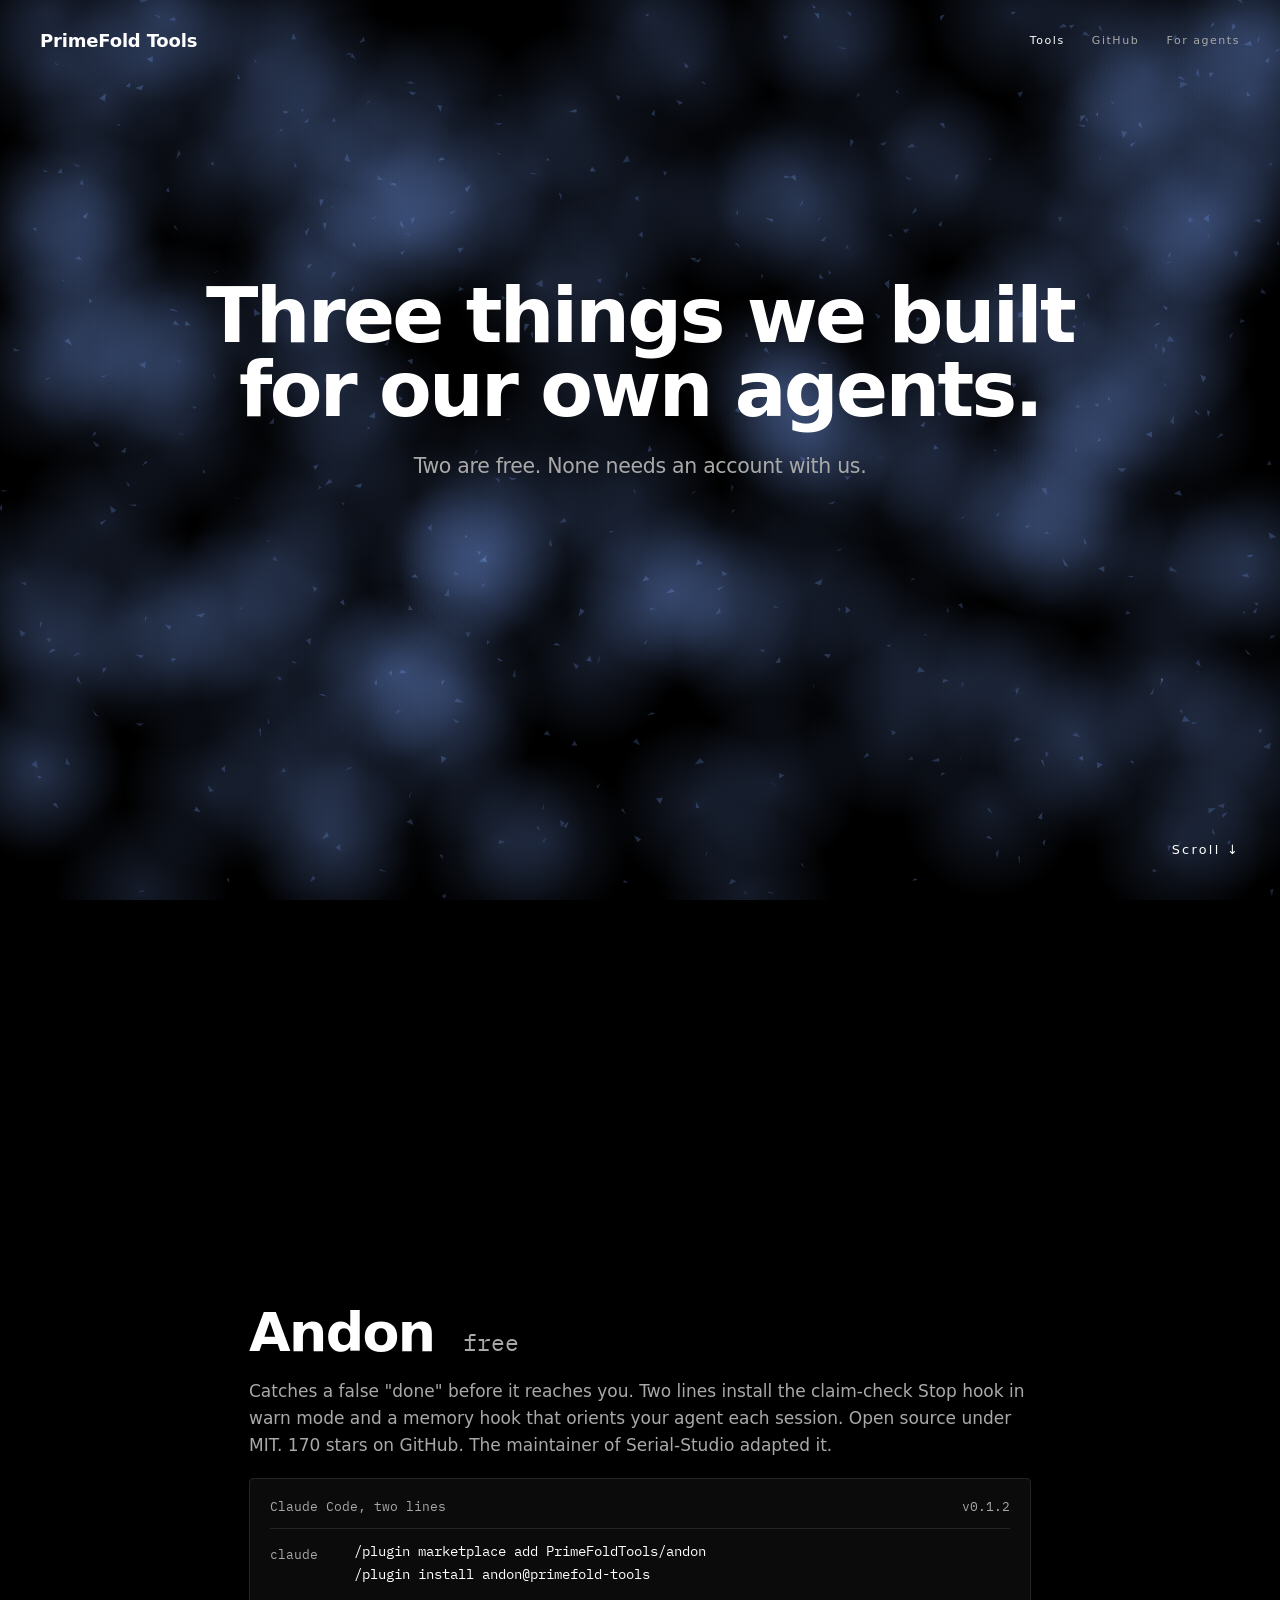
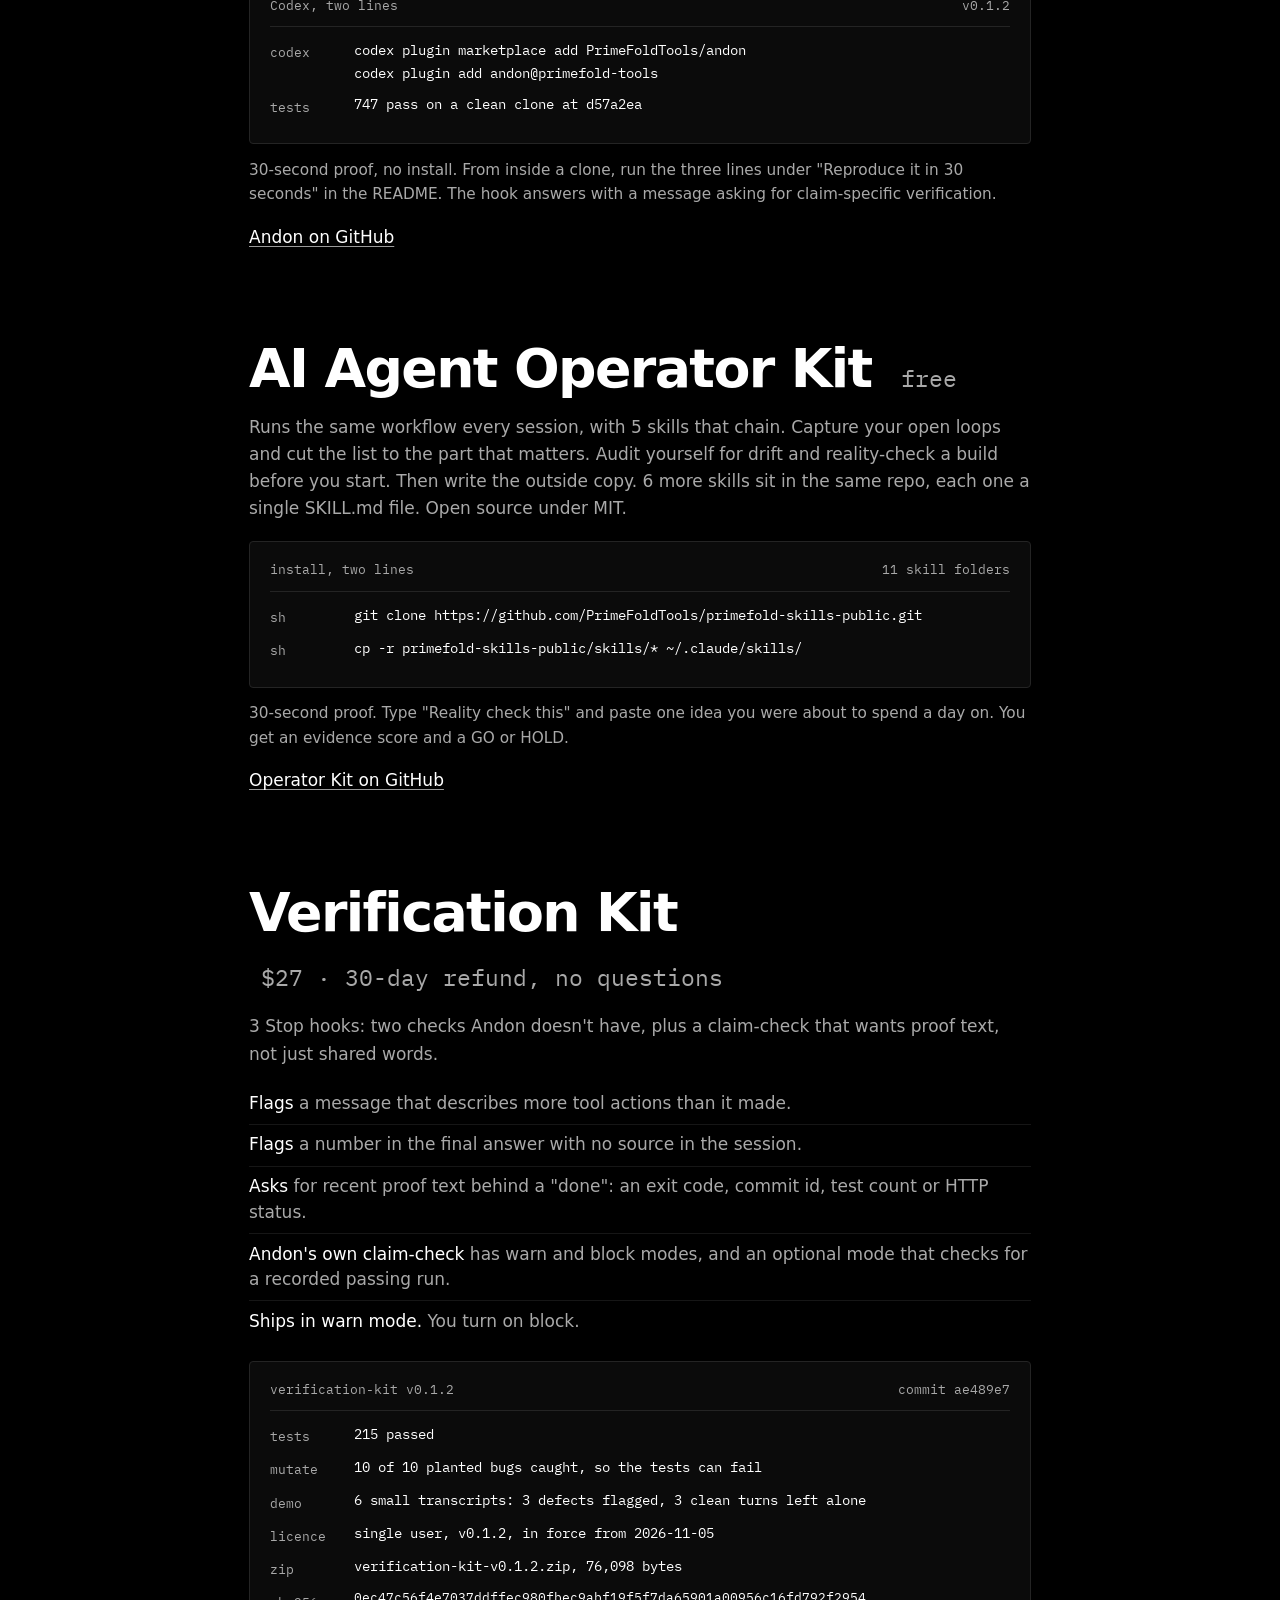
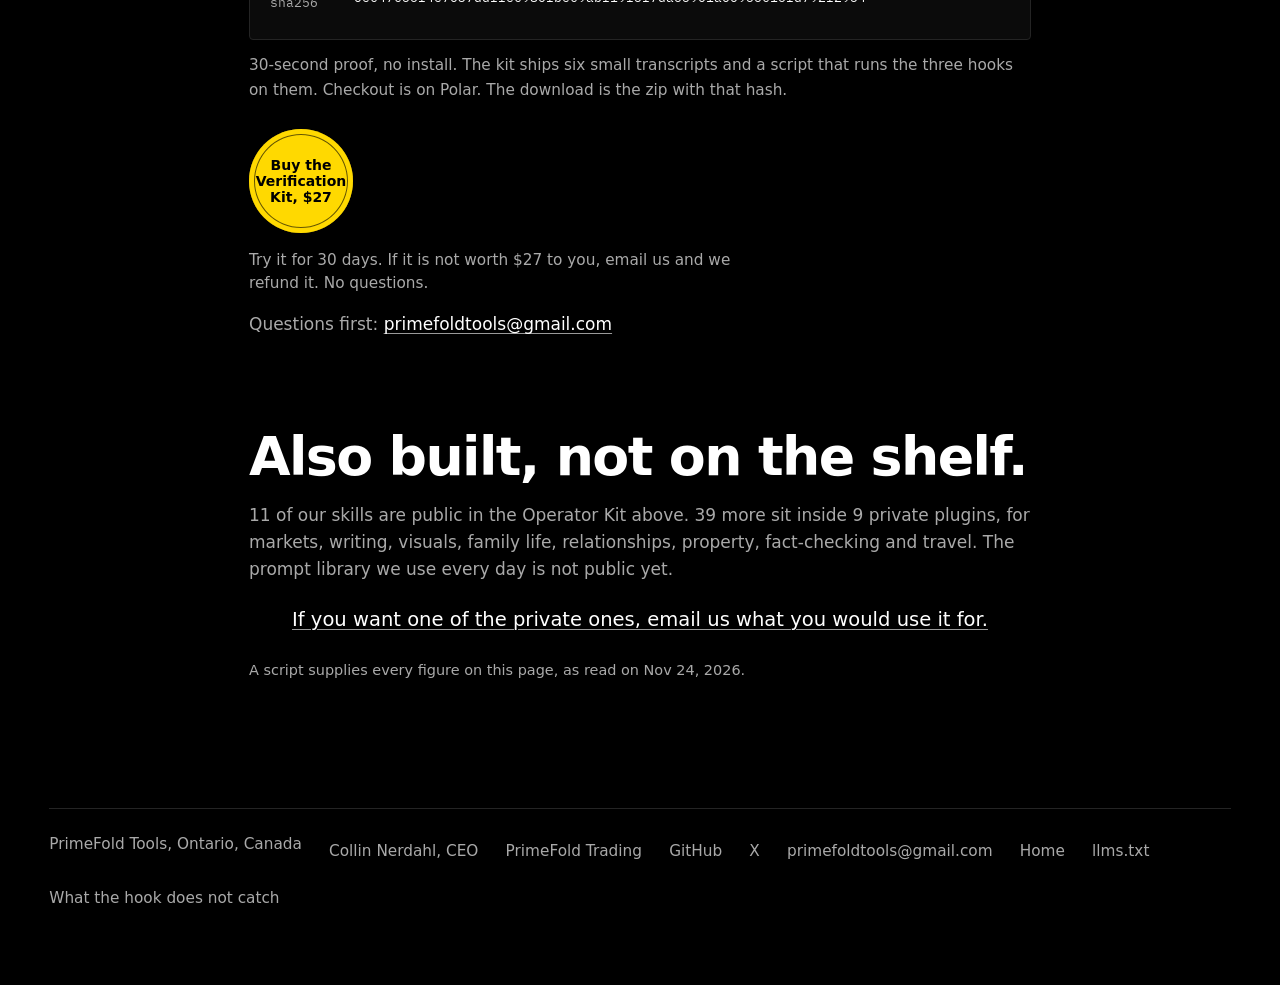
<file: built.html>
<!doctype html>
<html lang="en">
<head>
<meta charset="utf-8">
<meta name="viewport" content="width=device-width, initial-scale=1">
<title>Tools, PrimeFold Tools</title>
<meta name="description" content="PrimeFold Tools built three things for its own Claude Code and Codex sessions. Andon and the AI Agent Operator Kit are free. The Verification Kit is $27.">
<link rel="icon" href="assets/favicon.svg" type="image/svg+xml">
<link rel="icon" href="assets/pf-mark-gold.png" type="image/png" sizes="381x381">
<meta name="theme-color" content="#000000">
<link rel="canonical" href="https://primefold.tools/built.html">
<link rel="alternate" type="text/plain" href="/llms.txt" title="Plain-text summary for AI agents">
<meta property="og:type" content="website">
<meta property="og:title" content="Tools, PrimeFold Tools">
<meta property="og:description" content="Three things we built for our own agents. Two are free. None needs an account with us.">
<meta property="og:url" content="https://primefold.tools/built.html">
<meta property="og:image" content="https://primefold.tools/assets/og.png">
<meta name="twitter:card" content="summary_large_image">
<script type="application/ld+json">{"@context":"https://schema.org","@graph":[
{"@type":"SoftwareApplication","@id":"https://github.com/PrimeFoldTools/Andon#app","name":"Andon","applicationCategory":"DeveloperApplication","operatingSystem":"Claude Code, Codex","softwareVersion":"0.1.2","license":"https://opensource.org/licenses/MIT","url":"https://github.com/PrimeFoldTools/Andon","author":{"@type":"Organization","@id":"https://primefold.tools/#org","name":"PrimeFold Tools","url":"https://primefold.tools/"},"offers":{"@type":"Offer","price":"0","priceCurrency":"USD"}},
{"@type":"SoftwareApplication","name":"AI Agent Operator Kit","applicationCategory":"DeveloperApplication","operatingSystem":"Claude Code","license":"https://opensource.org/licenses/MIT","url":"https://github.com/PrimeFoldTools/primefold-skills-public","author":{"@id":"https://primefold.tools/#org"},"offers":{"@type":"Offer","price":"0","priceCurrency":"USD"}},
{"@type":["Product","SoftwareApplication"],"name":"Verification Kit for Claude Code","applicationCategory":"DeveloperApplication","operatingSystem":"Any system that runs Claude Code and Python 3.9+","softwareVersion":"0.1.2","description":"3 Stop hooks for Claude Code: a claim-check that wants proof text, a provenance check for numbers with no source in the session, and a detector for a message that describes more tool actions than it made. Warn mode by default.","brand":{"@id":"https://primefold.tools/#org"},"url":"https://primefold.tools/built.html#verification-kit","offers":{"@type":"Offer","price":"27","priceCurrency":"USD","availability":"https://schema.org/InStock","url":"https://buy.polar.sh/polar_cl_NHk8JpOu7qgTogT8PA6TFrgVudI4ONvmopi2T0U5WjI"}}
]}</script>
<link rel="preconnect" href="https://api.fontshare.com">
<link rel="preconnect" href="https://cdn.fontshare.com" crossorigin>
<link rel="preconnect" href="https://fonts.googleapis.com">
<link rel="preconnect" href="https://fonts.gstatic.com" crossorigin>
<link href="https://api.fontshare.com/v2/css?f[]=general-sans@400,500,600&display=swap" rel="stylesheet">
<link href="https://fonts.googleapis.com/css2?family=IBM+Plex+Mono:wght@400;500&display=swap" rel="stylesheet">
<link rel="stylesheet" href="assets/site.css">
</head>
<body>
<!-- 2026-11-03, his ask: the same stage as the home page (the blue field, the pointer push, the gold mark gathering on
     scroll) on the tools page too; a shorter runway (.hero.short) so the shelf arrives sooner. Same engine, same mark. -->
<header class="hero short" id="hero">
  <div class="stage">
    <canvas id="fold" aria-hidden="true"></canvas>
    <noscript><img class="fold-static" src="assets/fold-final.png" alt=""></noscript>
    <div class="top">
      <a class="id" href="index.html">PrimeFold Tools</a>
      <nav><a href="built.html" aria-current="page">Tools</a><a href="https://github.com/PrimeFoldTools">GitHub</a><a href="llms.txt">For agents</a></nav>
    </div>
    <div class="centre">
      <h1>Three things we built for our own agents.</h1>
      <p class="h2">Two are free. None needs an account with us.</p>
    </div>
    <div class="scroll" aria-hidden="true">Scroll ↓</div>
  </div>
</header>

<div class="wrap">

  <main>
    <section class="item" id="andon">
      <h2>Andon <span class="price">free</span></h2>
      <p>Catches a false "done" before it reaches you. Two lines install the claim-check Stop hook in warn mode and a memory hook that orients your agent each session. Open source under MIT. 170 stars on GitHub. The maintainer of Serial-Studio adapted it.</p>
      <div class="card">
        <div class="head"><span>Claude Code, two lines</span><span>v0.1.2</span></div>
        <div class="line sh"><span class="who">claude</span><code class="txt">/plugin marketplace add PrimeFoldTools/andon
/plugin install andon@primefold-tools</code></div>
        <div class="head"><span>Codex, two lines</span><span>v0.1.2</span></div>
        <div class="line sh"><span class="who">codex</span><code class="txt">codex plugin marketplace add PrimeFoldTools/andon
codex plugin add andon@primefold-tools</code></div>
        <div class="line log"><span class="who">tests</span><span class="txt">747 pass on a clean clone at d57a2ea</span></div>
      </div>
      <p class="cap">30-second proof, no install. From inside a clone, run the three lines under "Reproduce it in 30 seconds" in the README. The hook answers with a message asking for claim-specific verification.</p>
      <p class="link"><a href="https://github.com/PrimeFoldTools/Andon">Andon on GitHub</a></p>
    </section>

    <section class="item" id="operator-kit">
      <h2>AI Agent Operator Kit <span class="price">free</span></h2>
      <p>Runs the same workflow every session, with 5 skills that chain. Capture your open loops and cut the list to the part that matters. Audit yourself for drift and reality-check a build before you start. Then write the outside copy. 6 more skills sit in the same repo, each one a single SKILL.md file. Open source under MIT.</p>
      <div class="card">
        <div class="head"><span>install, two lines</span><span>11 skill folders</span></div>
        <div class="line sh"><span class="who">sh</span><code class="txt">git clone https://github.com/PrimeFoldTools/primefold-skills-public.git</code></div>
        <div class="line sh"><span class="who">sh</span><code class="txt">cp -r primefold-skills-public/skills/* ~/.claude/skills/</code></div>
      </div>
      <p class="cap">30-second proof. Type "Reality check this" and paste one idea you were about to spend a day on. You get an evidence score and a GO or HOLD.</p>
      <p class="link"><a href="https://github.com/PrimeFoldTools/primefold-skills-public">Operator Kit on GitHub</a></p>
    </section>

    <section class="item" id="verification-kit">
      <h2>Verification Kit <span class="price">$27 · 30-day refund, no questions</span></h2>
      <p>3 Stop hooks: two checks Andon doesn't have, plus a claim-check that wants proof text, not just shared words.</p>
      <ul class="points">
<li><strong>Flags</strong> a message that describes more tool actions than it made.</li>
<li><strong>Flags</strong> a number in the final answer with no source in the session.</li>
<li><strong>Asks</strong> for recent proof text behind a &quot;done&quot;: an exit code, commit id, test count or HTTP status.</li>
<li><strong>Andon&#x27;s own claim-check</strong> has warn and block modes, and an optional mode that checks for a recorded passing run.</li>
<li><strong>Ships in warn mode.</strong> You turn on block.</li>
      </ul>
      <div class="card">
        <div class="head"><span>verification-kit v0.1.2</span><span>commit ae489e7</span></div>
        <div class="line kv"><span class="who">tests</span><span class="txt">215 passed</span></div>
        <div class="line kv"><span class="who">mutate</span><span class="txt">10 of 10 planted bugs caught, so the tests can fail</span></div>
        <div class="line kv"><span class="who">demo</span><span class="txt">6 small transcripts: 3 defects flagged, 3 clean turns left alone</span></div>
        <div class="line kv"><span class="who">licence</span><span class="txt">single user, v0.1.2, in force from 2026-11-05</span></div>
        <div class="line kv"><span class="who">zip</span><span class="txt">verification-kit-v0.1.2.zip, 76,098 bytes</span></div>
        <div class="line kv hash"><span class="who">sha256</span><span class="txt">0ec47c56f4e7037d<wbr>dffec980fbec9abf<wbr>19f5f7da65901a00<wbr>956c16fd792f2954</span></div>
      </div>
      <p class="cap">30-second proof, no install. The kit ships six small transcripts and a script that runs the three hooks on them. Checkout is on Polar. The download is the zip with that hash.</p>
      <div class="cta"><a class="button" href="https://buy.polar.sh/polar_cl_NHk8JpOu7qgTogT8PA6TFrgVudI4ONvmopi2T0U5WjI">Buy the Verification Kit, $27</a></div>
      <p class="guarantee">Try it for 30 days. If it is not worth $27 to you, email us and we refund it. No questions.</p>
      <p class="link">Questions first: <a href="mailto:primefoldtools@gmail.com?subject=Verification%20Kit">primefoldtools@gmail.com</a></p>
    </section>

    <section class="item">
      <h2>Also built, not on the shelf.</h2>
      <p>11 of our skills are public in the Operator Kit above. 39 more sit inside 9 private plugins, for markets, writing, visuals, family life, relationships, property, fact-checking and travel. The prompt library we use every day is not public yet.</p>
      <p class="ask"><a href="mailto:primefoldtools@gmail.com?subject=One%20of%20the%20private%20ones">If you want one of the private ones, email us what you would use it for.</a></p>
      <p class="rev">A script supplies every figure on this page, as read on Nov 24, 2026.</p>
    </section>
  </main>

  <footer>
    <ul>
      <li>PrimeFold Tools, Ontario, Canada</li>
      <li><a href="https://collinnerdahl.com">Collin Nerdahl, CEO</a></li>
      <li><a href="https://primefoldtrading.com">PrimeFold Trading</a></li>
      <li><a href="https://github.com/PrimeFoldTools">GitHub</a></li>
      <li><a href="https://x.com/PrimeFoldTools">X</a></li>
      <li><a href="mailto:primefoldtools@gmail.com">primefoldtools@gmail.com</a></li>
      <li><a href="index.html">Home</a></li>
      <li><a href="llms.txt">llms.txt</a></li>
      <li><a href="https://github.com/PrimeFoldTools/Andon#known-limits--read-before-you-trust-it">What the hook does not catch</a></li>
    </ul>
  </footer>
</div>
<script data-role="fold">
// The gold fold, gathered out of a blue wisp by scrolling. No library, no timer, no loop: it redraws only when the page
// scrolls or resizes (one requestAnimationFrame per scroll event, to coalesce them). The hero's progress p runs 0 → 1 over
// the hero's scroll runway (hero height minus one screen), so the mark is fully formed before the receipt card scrolls into
// view. Each small icon (canvas.fold-icon, data-icon = index into his 2026-10-30 icon sheet) gathers the same way as it
// rises through the lower half of the screen: scattered potential → ordered form, his "chaos turning into order" rule.
// 2026-11-03 motion pass, proposal 1: three tiles in a row land one after another, left first, each column 0.12 of the
// gather window later (about 45 px of scroll); one column on a phone, so no offset there.
// 2026-11-03 STAGE candidate (his picks: Monaka's smoke fills the window, Zero gives the hand something to do): the hero's
// scattered state spans the whole screen instead of a cloud above the title, the pointer pushes the unformed facets and
// haze aside (weight 1-e, so the formed mark never moves), and a faint blue trace (#trace, drawn by this script, no timer)
// drifts behind the page below the hero. Phones and reduced motion: no pointer, no trace.
// Reduced motion: every fold is pinned at 1 and drawn once. JavaScript off: the <noscript> still (hero) or SVG (icons) shows.
// Source geometry: the company icons from design-passes/company-icons-source-20261030.html, rasterised and cut into facets
// on a jittered grid, the way the 10-29 fold engine did with Delaunay. Blue lives only here.
(function(){
  var ICONS=["<svg xmlns=\"http://www.w3.org/2000/svg\" width=\"400\" height=\"400\" viewBox=\"0 0 100 100\"><style>:root{--smoke:#000}.g{fill:#fff}.s{fill:none;stroke:#fff;stroke-linecap:round;stroke-linejoin:round}.bg{fill:#000}.cut{stroke:#000;stroke-width:3;paint-order:stroke}</style>\n        <mask id=\"pfmask\" maskUnits=\"userSpaceOnUse\" x=\"0\" y=\"0\" width=\"100\" height=\"100\">\n          <image href=\"[data-uri]\" x=\"0\" y=\"0\" width=\"100\" height=\"100\"/>\n        </mask>\n        <circle class=\"s\" cx=\"50\" cy=\"50\" r=\"47\" stroke-width=\"5.5\"/>\n        <rect class=\"g\" x=\"0\" y=\"0\" width=\"100\" height=\"100\" mask=\"url(#pfmask)\"/>\n        <circle class=\"g\" cx=\"50\" cy=\"27.1\" r=\"3\"/>\n      </svg>", "<svg xmlns=\"http://www.w3.org/2000/svg\" width=\"400\" height=\"400\" viewBox=\"0 0 100 100\"><style>:root{--smoke:#000}.g{fill:#fff}.s{fill:none;stroke:#fff;stroke-linecap:round;stroke-linejoin:round}.bg{fill:#000}.cut{stroke:#000;stroke-width:3;paint-order:stroke}</style>\n        <path class=\"g\" d=\"M10 16 H90 a6 6 0 0 1 6 6 V62 a6 6 0 0 1 -6 6 H44 L26 86 V68 H10 a6 6 0 0 1 -6 -6 V22 a6 6 0 0 1 6 -6 Z\"/>\n        <path class=\"s\" stroke-width=\"7\" style=\"stroke:var(--smoke)\" d=\"M22 42 L34 54 L56 30\"/>\n        <text x=\"76\" y=\"56\" text-anchor=\"middle\" class=\"bg\" font-family=\"Hanken Grotesk, sans-serif\" font-weight=\"600\" font-size=\"34\">?</text>\n      </svg>", "<svg xmlns=\"http://www.w3.org/2000/svg\" width=\"400\" height=\"400\" viewBox=\"0 0 100 100\"><style>:root{--smoke:#000}.g{fill:#fff}.s{fill:none;stroke:#fff;stroke-linecap:round;stroke-linejoin:round}.bg{fill:#000}.cut{stroke:#000;stroke-width:3;paint-order:stroke}</style>\n        <rect class=\"s\" stroke-width=\"5\" x=\"8\" y=\"8\" width=\"84\" height=\"84\" rx=\"10\"/>\n        <circle class=\"s\" cx=\"50\" cy=\"50\" r=\"33\" stroke-width=\"4\"/>\n        <circle class=\"g\" cx=\"50\" cy=\"50\" r=\"26\"/>\n        \n      </svg>", "<svg xmlns=\"http://www.w3.org/2000/svg\" width=\"400\" height=\"400\" viewBox=\"0 0 100 100\"><style>:root{--smoke:#000}.g{fill:#fff}.s{fill:none;stroke:#fff;stroke-linecap:round;stroke-linejoin:round}.bg{fill:#000}.cut{stroke:#000;stroke-width:3;paint-order:stroke}</style>\n        <path class=\"g\" d=\"M20 6 H80 V92 L72 86 L64 92 L56 86 L48 92 L40 86 L32 92 L24 86 L20 89 Z\"/>\n        <path class=\"s\" stroke-width=\"5\" style=\"stroke:var(--smoke)\" d=\"M29 26 L34 31 L42 21 M29 47 L34 52 L42 42 M29 68 L34 73 L42 63 M50 27 H70 M50 48 H70 M50 69 H66\"/>\n      </svg>", "<svg xmlns=\"http://www.w3.org/2000/svg\" width=\"400\" height=\"400\" viewBox=\"0 0 100 100\"><style>:root{--smoke:#000}.g{fill:#fff}.s{fill:none;stroke:#fff;stroke-linecap:round;stroke-linejoin:round}.bg{fill:#000}.cut{stroke:#000;stroke-width:3;paint-order:stroke}</style>\n        <rect class=\"g\" x=\"34\" y=\"6\" width=\"8\" height=\"22\" rx=\"3\"/><rect class=\"g\" x=\"58\" y=\"6\" width=\"8\" height=\"22\" rx=\"3\"/>\n        <path class=\"g\" d=\"M22 28 H78 V46 a28 28 0 0 1 -28 28 a28 28 0 0 1 -28 -28 Z\"/>\n        <path class=\"s\" stroke-width=\"8\" d=\"M50 74 V84 Q50 94 62 94 H90\"/>\n      </svg>", "<svg xmlns=\"http://www.w3.org/2000/svg\" width=\"400\" height=\"400\" viewBox=\"0 0 100 100\"><style>:root{--smoke:#000}.g{fill:#fff}.s{fill:none;stroke:#fff;stroke-linecap:round;stroke-linejoin:round}.bg{fill:#000}.cut{stroke:#000;stroke-width:3;paint-order:stroke}</style>\n        <path class=\"g\" d=\"M50 4 L88 18 V46 C88 70 72 86 50 96 C28 86 12 70 12 46 V18 Z\"/>\n        <path class=\"s\" stroke-width=\"9\" style=\"stroke:var(--smoke)\" d=\"M30 50 L45 64 L70 36\"/>\n      </svg>", "<svg xmlns=\"http://www.w3.org/2000/svg\" width=\"400\" height=\"400\" viewBox=\"0 0 100 100\"><style>:root{--smoke:#000}.g{fill:#fff}.s{fill:none;stroke:#fff;stroke-linecap:round;stroke-linejoin:round}.bg{fill:#000}.cut{stroke:#000;stroke-width:3;paint-order:stroke}</style>\n        <rect class=\"g\" x=\"6\" y=\"20\" width=\"88\" height=\"62\" rx=\"6\"/>\n        <path class=\"s\" stroke-width=\"5\" style=\"stroke:var(--smoke)\" d=\"M12 28 L50 56 L88 28\"/>\n      </svg>"];
  var reduce=matchMedia('(prefers-reduced-motion: reduce)').matches, S=240;
  function ease(s){ return 1-Math.pow(1-s,3); }
  function lerp(a,b,t){ return a+(b-a)*t; }
  function gold(svg){ return svg.replace('.g{fill:#fff}','.g{fill:#FFD900}').replace('stroke:#fff','stroke:#FFD900').replace('.bg{fill:#000}','.bg{fill:none}'); }   // the icon as it is drawn once formed
  function raster(svg, cb, dil){
    var c=document.createElement('canvas'); c.width=c.height=S; var g=c.getContext('2d',{willReadFrequently:true}); g.fillStyle='#000'; g.fillRect(0,0,S,S);
    var im=new Image();
    im.onload=function(){ var k=.86*S/Math.max(im.width,im.height), w=im.width*k, h=im.height*k; g.drawImage(im,(S-w)/2,(S-h)/2,w,h);
      var d=g.getImageData(0,0,S,S).data, on=new Uint8Array(S*S); for(var i=0;i<S*S;i++) on[i]=d[i*4]>127?1:0;
      for(var it=0;it<(dil==null?2:dil);it++){ var n=on.slice(); for(var y=1;y<S-1;y++) for(var x=1;x<S-1;x++){ var q=y*S+x; if(!on[q]&&(on[q-1]||on[q+1]||on[q-S]||on[q+S])) n[q]=1; } on=n; }
      cb(on); };
    im.onerror=function(){ cb(null); };
    im.src='data:image/svg+xml;charset=utf-8,'+encodeURIComponent(svg);
  }
  // One fold: a canvas, an icon, and how it scatters. o.icon marks a small tile (fills its box, tighter scatter, coarser facets).
  function Fold(cv, svg, o){
    var ctx=cv.getContext('2d'), STEP=o.icon?11:9, tris=[], ready=false, W=0, H=0, DPR=1, im=null;
    if(o.icon){ im=new Image(); im.onload=function(){ draw(true); }; im.src='data:image/svg+xml;charset=utf-8,'+encodeURIComponent(gold(svg)); }   // tiles end crisp: the facets cross-fade into the icon itself
    var pin=cv.getAttribute('data-progress'); pin=(pin===null||pin==='')?null:Math.max(0,Math.min(1,+pin));   // a still frame at a fixed progress (the share image)
    var mode=cv.getAttribute('data-delay'), dir=+cv.getAttribute('data-dir')||1;   // share image: delay by position (left waits longest) and scatter leftwards, so one frame reads chaos → order
    var p=pin!==null?pin:(reduce?1:0), drawn=-1, seed=o.seed||7, mx=-1e4, my=-1e4;
    function pos(t,e,ox,oy,k,bx,by,stage){   // where a facet sits at progress e: tiles scatter around their box; the hero stage scatters over the whole window
      var x,y; if(stage){ x=lerp(t.ux*W, ox+t.cx*k, e); y=lerp(t.uy*H, oy+t.cy*k, e); } else { x=ox+(t.cx+t.dx*bx*(1-e))*k; y=oy+(t.cy+t.dy*by*(1-e))*k; }
      if(stage&&e<1){ var ddx=x-mx, ddy=y-my, dd=Math.sqrt(ddx*ddx+ddy*ddy), R=Math.min(W,H)*.24; if(dd<R&&dd>0){ var push=(R-dd)*.45*(1-e); x+=ddx/dd*push; y+=ddy/dd*push; } }
      return [x,y]; }
    var col=0; if(o.icon){ var li=cv.closest('li'); if(li) col=[].indexOf.call(li.parentNode.children, li)%3; }   // column in its row of three
    function rnd(){ seed=(seed*1103515245+12345)&0x7fffffff; return seed/0x7fffffff; }
    function build(on){
      if(!on) return;
      var at=function(x,y){ x|=0; y|=0; return x>=0&&y>=0&&x<S&&y<S&&on[y*S+x]===1; };
      var cols=Math.ceil(S/STEP)+1, rows=cols, V=[], i, j;
      for(j=0;j<rows;j++){ V.push([]); for(i=0;i<cols;i++){ V[j].push([i*STEP+(rnd()-.5)*STEP*.9, j*STEP+(rnd()-.5)*STEP*.9]); } }
      for(j=0;j<rows-1;j++) for(i=0;i<cols-1;i++){
        var a=V[j][i], b=V[j][i+1], c=V[j+1][i], d=V[j+1][i+1];
        var pair=((i+j)%2)?[[a,b,d],[a,d,c]]:[[a,b,c],[b,d,c]];
        for(var m=0;m<2;m++){ var t=pair[m], cx=(t[0][0]+t[1][0]+t[2][0])/3, cy=(t[0][1]+t[1][1]+t[2][1])/3;
          if(!at(cx,cy)) continue; var mids=0; for(var k=0;k<3;k++){ var u=t[k], v=t[(k+1)%3]; if(at((u[0]+v[0])/2,(u[1]+v[1])/2)) mids++; } if(mids<2) continue;
          var ang=rnd()*Math.PI*2, dist=.3+rnd()*.9;
          tris.push({p:t, cx:cx, cy:cy, sh:.84+rnd()*.26, dx:dir*(Math.cos(ang)*dist*S+S*.95), dy:Math.sin(ang)*dist*S*.45-S*.3, rot:(rnd()-.5)*2.4, d:mode==='x'?.08+.84*(1-cx/S):rnd()*.5, ux:rnd(), uy:rnd()}); }
      }
      ready=true; size(); draw(true);
    }
    function size(){ W=cv.clientWidth; H=cv.clientHeight; DPR=Math.min(devicePixelRatio||1,2); cv.width=W*DPR; cv.height=H*DPR; drawn=-1; }
    function draw(force){
      if(!ready||(!force&&p===drawn)) return; drawn=p;
      ctx.setTransform(DPR,0,0,DPR,0,0); ctx.clearRect(0,0,W,H);
      var mob=W<900, box, ox, oy, bx, by, hz, every, i, t, s, e;
      if(o.icon){ box=Math.min(W,H)/3; ox=(W-box)/2; oy=(H-box)/2; bx=-.42; by=.5; hz=box/220; every=4; }   // tiles: the icon fills the middle third of a 3x canvas, so the scatter and haze stay inside it
      else { box=+cv.getAttribute('data-box')||(mob?Math.min(160,W*.42):Math.min(220,H*.25)); ox=W/2-box/2; oy=(cv.hasAttribute('data-oy')?+cv.getAttribute('data-oy'):(mob?.08:.11))*H; bx=mob?.45:1; by=mob?.6:1; hz=1; every=mob?6:3; }
      var k=box/S, cf=o.icon?Math.pow(Math.max(0,Math.min(1,(p-.72)/.28)),2):0;   // tiles: the last stretch fades the facets into the drawn icon
      var stage=!o.icon&&!mob&&pin===null;   // the full-window stage: desktop hero only (phones keep the cloud; the share image keeps its frame)
      for(i=0;i<tris.length;i+=every){ t=tris[i]; s=Math.max(0,Math.min(1,(p-t.d)/(1-t.d))); e=ease(s); if(s>=1) continue;   // the wisp: thinner on phones and tiles
        var xy=pos(t,e,ox,oy,k,bx,by,stage), x=xy[0], y=xy[1], r=stage?(24+Math.min(W,H)*.07*(1-e)):(18+34*(1-e))*(mob&&!o.icon?.55:1)*hz;
        var g=ctx.createRadialGradient(x,y,0,x,y,r); g.addColorStop(0,'rgba(122,162,247,'+((mob&&!o.icon?.14:(stage?.17:.22))*(1-e)).toFixed(3)+')'); g.addColorStop(1,'rgba(122,162,247,0)');
        ctx.fillStyle=g; ctx.beginPath(); ctx.arc(x,y,r,0,Math.PI*2); ctx.fill(); }
      for(i=0;i<tris.length;i++){ t=tris[i]; s=Math.max(0,Math.min(1,(p-t.d)/(1-t.d))); e=ease(s);
        var pq=pos(t,e,ox,oy,k,bx,by,stage), cx=pq[0], cy=pq[1], rot=t.rot*(1-e), sc=.55+.45*e;
        var R=lerp(122,255,e)*t.sh, G=lerp(162,217,e)*t.sh, B=lerp(247,0,e)*t.sh;
        ctx.globalAlpha=(.25+.75*e)*(1-cf); ctx.fillStyle='rgb('+(R|0)+','+(G|0)+','+(B|0)+')';
        ctx.beginPath(); for(var q=0;q<3;q++){ var vx=(t.p[q][0]-t.cx)*k*sc, vy=(t.p[q][1]-t.cy)*k*sc; var rx=vx*Math.cos(rot)-vy*Math.sin(rot), ry=vx*Math.sin(rot)+vy*Math.cos(rot); if(q===0) ctx.moveTo(cx+rx,cy+ry); else ctx.lineTo(cx+rx,cy+ry); } ctx.closePath(); ctx.fill();
        if(e>.9){ ctx.lineJoin='round'; ctx.strokeStyle=ctx.fillStyle; ctx.lineWidth=.8; ctx.stroke(); }                      // seal the seams between facets
        if(e>.97){ ctx.strokeStyle='rgba(120,90,0,'+(.16*(e-.97)/.03).toFixed(3)+')'; ctx.lineWidth=.4; ctx.stroke(); } }   // faint fold edges
      if(cf>0&&im&&im.complete&&im.naturalWidth){ ctx.globalAlpha=cf; ctx.drawImage(im, ox, oy, box, box); }
      ctx.globalAlpha=1;
      if(!o.icon){ window.__fold=p; window.__facets=tris.length; }
    }
    this.progress=function(){ if(pin!==null){ p=pin; return; } if(reduce){ p=1; return; }
      if(o.icon){ var r=cv.getBoundingClientRect(), vh=innerHeight, off=innerWidth>=900?col*.12:0; p=Math.max(0,Math.min(1,(vh*.92-r.top)/(vh*.42)-off)); }   // gathers as the tile rises through the lower half of the screen; later columns wait their turn
      else { var span=Math.max(1, o.hero.offsetHeight-innerHeight); p=Math.max(0,Math.min(1, scrollY/span)); } };
    this.pointer=function(x,y){ mx=x; my=y; if(!o.icon&&!reduce&&pin===null&&p<1) draw(true); };
    this.draw=function(){ draw(false); }; this.size=function(){ size(); }; this.at=function(){ return p; }; this.ready=function(){ return ready; };
    raster(svg, build, o.icon?1:2);
  }
  var folds=[], cv=document.getElementById('fold'), hero=document.getElementById('hero');
  if(cv&&hero) folds.push(new Fold(cv, ICONS[0], {hero:hero, seed:7}));
  var tiles=document.querySelectorAll('canvas.fold-icon');
  for(var i=0;i<tiles.length;i++){ var n=+tiles[i].getAttribute('data-icon'); if(ICONS[n]) folds.push(new Fold(tiles[i], ICONS[n], {icon:true, seed:11+n*13+i})); }
  function step(){ for(var i=0;i<folds.length;i++){ folds[i].progress(); folds[i].draw(); } window.__icons=tiles.length; window.__iconsFormed=folds.filter(function(f,i){ return i>0&&f.ready()&&f.at()>=1; }).length; }
  var queued=false; function onScroll(){ if(queued) return; queued=true; requestAnimationFrame(function(){ queued=false; step(); }); }
  var px=-1e4, py=-1e4, qp=false, heroFold=(cv&&hero)?folds[0]:null;
  function onPointer(e){ px=e.clientX; py=e.clientY; if(qp) return; qp=true; requestAnimationFrame(function(){ qp=false; if(heroFold) heroFold.pointer(px,py); trace(); }); }
  // the trace: a few soft blue blobs behind the page once the mark has formed, moved only by scroll and the pointer
  // The field (2026-11-03, his "why can't the background of the pages all be like the first one"): below the hero, the
  // same blue haze and star-facets as the hero stage fill a fixed canvas behind the page on every page, lighter so the
  // text stays readable. Nothing moves on its own: the field drifts with the scroll (slow parallax) and the pointer
  // pushes it aside, like the hero. Phones and reduced motion: no field. White bands (.chapter) sit on top of it.
  var tc=null, tg=null, blobs=[], stars=[], tseed=29; function trnd(){ tseed=(tseed*1103515245+12345)&0x7fffffff; return tseed/0x7fffffff; }
  if(!reduce&&innerWidth>=900&&!matchMedia('(hover: none)').matches){ tc=document.createElement('canvas'); tc.id='trace'; tc.setAttribute('aria-hidden','true'); document.body.insertBefore(tc, document.body.firstChild); tg=tc.getContext('2d');
    for(var b=0;b<22;b++) blobs.push({ux:trnd(), uy:trnd(), v:.10+trnd()*.22, r:.05+trnd()*.09, ph:trnd()*6.28, a:.06+trnd()*.07});
    for(var q=0;q<260;q++) stars.push({ux:trnd(), uy:trnd(), v:.14+trnd()*.30, s:2+trnd()*5, rot:trnd()*6.28, a:.18+trnd()*.30, ph:trnd()*6.28}); }
  function trace(){ if(!tg) return; var W=innerWidth, H=innerHeight, D=Math.min(devicePixelRatio||1,2); if(tc.width!==W*D||tc.height!==H*D){ tc.width=W*D; tc.height=H*D; }
    tg.setTransform(D,0,0,D,0,0); tg.clearRect(0,0,W,H); var f=1; if(hero){ var span=Math.max(1, hero.offsetHeight-innerHeight); f=Math.max(0,Math.min(1,(scrollY-span)/(H*.6))); } if(f<=0) return;
    var PR=Math.min(W,H)*.24, L=H+400, i, o, x, y, ddx, ddy, dd, push;
    for(i=0;i<blobs.length;i++){ o=blobs[i]; y=((o.uy*L - scrollY*o.v)%L+L)%L-200; x=o.ux*W+Math.sin(scrollY*.0012+o.ph)*48; var R=Math.min(W,H)*o.r;
      ddx=x-px; ddy=y-py; dd=Math.sqrt(ddx*ddx+ddy*ddy); if(dd<PR&&dd>0){ push=(PR-dd)*.5; x+=ddx/dd*push; y+=ddy/dd*push; }
      var g=tg.createRadialGradient(x,y,0,x,y,R); g.addColorStop(0,'rgba(122,162,247,'+(o.a*f).toFixed(3)+')'); g.addColorStop(1,'rgba(122,162,247,0)'); tg.fillStyle=g; tg.beginPath(); tg.arc(x,y,R,0,Math.PI*2); tg.fill(); }
    for(i=0;i<stars.length;i++){ o=stars[i]; y=((o.uy*L - scrollY*o.v)%L+L)%L-200; x=o.ux*W+Math.sin(scrollY*.0009+o.ph)*22;
      ddx=x-px; ddy=y-py; dd=Math.sqrt(ddx*ddx+ddy*ddy); if(dd<PR&&dd>0){ push=(PR-dd)*.55; x+=ddx/dd*push; y+=ddy/dd*push; }
      var r=o.rot+scrollY*.002, c=Math.cos(r), sn=Math.sin(r), sz=o.s;
      tg.globalAlpha=o.a*f; tg.fillStyle='rgb(122,162,247)'; tg.beginPath();
      tg.moveTo(x+c*sz, y+sn*sz); tg.lineTo(x+c*(-sz*.6)-sn*sz*.8, y+sn*(-sz*.6)+c*sz*.8); tg.lineTo(x+c*(-sz*.6)+sn*sz*.8, y+sn*(-sz*.6)-c*sz*.8); tg.closePath(); tg.fill(); }
    tg.globalAlpha=1; }
  if(!reduce) addEventListener('scroll', function(){ onScroll(); if(tg){ requestAnimationFrame(trace); } }, {passive:true});
  if(!reduce) addEventListener('pointermove', onPointer, {passive:true});
  addEventListener('resize', function(){ for(var i=0;i<folds.length;i++) folds[i].size(); step(); });
  for(var j=0;j<folds.length;j++) folds[j].progress();
  addEventListener('load', function(){ step(); trace(); });
})();

</script>
</body>
</html>
</file>
<file: assets/site.css>
/* PrimeFold Tools, look C2-dark (his 2026-11-02 verdict: "I like the darker one better"): black page, white type, Signal Gold on the one seal
   button per page, blue only inside the hero's wisp. General Sans for headings and text (Fontshare, ITF Free Font License),
   IBM Plex Mono for receipts, logs and the ruler (SIL OFL). Layout kept from look C (after monakadesign.online): centred title,
   one idea per screen, a dark "pause" chapter, the receipt card. The hero holds for 0.6 screen while the gold fold gathers out of
   the wisp (tools/fold_engine.js). Reduce applied: the ruler and its running total only; no giant number, no table, no clock.
   2026-11-03 motion pass (looks/SKILLS_REVIEW_MOTION_DESIGN_20261103.md, his picks 1, 2, 4, 5): links fade colour over 150 ms
   (transitions-dev quick token); the seal has a press state (motion-framer whileTap); the scroll hint fades out over the hero's
   runway with a CSS scroll timeline, no script (modern-web-design hero pattern); tiles in a row stagger (fold_engine.js). */
:root{--paper:#000000;--card:#0B0B0B;--ink:#FFFFFF;--grey:#A9A9A9;--line:#242424;--line-2:#161616;--night:#FFFFFF;--night-2:#CFCFCF;--bone:#000000;--bone-2:#3A3A3A;--gold:#FFD900;--gold-2:#FFE552;
--sans:"General Sans",system-ui,sans-serif;--mono:"IBM Plex Mono",ui-monospace,"SF Mono",Menlo,monospace;--measure:46rem}
*{box-sizing:border-box;margin:0;padding:0}
html{background:var(--paper);color:var(--ink);font-family:var(--sans);font-weight:400;font-size:17px;line-height:1.6;-webkit-font-smoothing:antialiased}
body{margin:0}
a{color:var(--ink);text-decoration-color:#9A9A9A;text-decoration-thickness:1px;text-underline-offset:3px;transition:color .15s ease-out,text-decoration-color .15s ease-out}
a:hover{text-decoration-color:var(--ink)}
:focus-visible{outline:2px solid var(--gold);outline-offset:4px}
.wrap{max-width:72rem;margin:0 auto;padding:0 1.25rem}
/* top bar: brand left, three links right */
.top{display:flex;justify-content:space-between;align-items:center;gap:1rem;padding:22px 40px 0;font-size:11px;font-weight:500;letter-spacing:.14em;color:var(--grey)}
.hero .top{position:absolute;left:0;right:0;top:0;z-index:4}
.id{text-decoration:none;font-weight:600;font-size:18px;letter-spacing:-.01em;color:var(--ink)}
.top nav{display:flex;gap:1.6rem;white-space:nowrap}
.top nav a{text-decoration:none;color:var(--grey);padding:.6rem 0;display:inline-block}
.top nav a:hover,.top nav a[aria-current]{color:var(--ink)}
/* hero: a scroll runway of 1.6 screens; the stage stays put while the fold gathers */
.hero{position:relative;height:160vh}
.stage{position:sticky;top:0;height:100vh;height:100svh;overflow:hidden;background:var(--paper)}
canvas#fold{position:absolute;inset:0;width:100%;height:100%;display:block}
.fold-static{position:absolute;left:0;top:0;width:100%;height:100%;object-fit:cover;object-position:top center}
.centre{position:relative;z-index:3;height:100%;display:flex;flex-direction:column;align-items:center;text-align:center;padding:31vh 1.25rem 0}
h1{font-weight:600;font-size:clamp(3rem,7.6vw,6.4rem);line-height:.96;letter-spacing:-.035em;text-wrap:balance}
.h2{margin-top:1.4rem;font-weight:500;font-size:clamp(1.4rem,2.5vw,2.2rem);letter-spacing:-.015em;color:var(--ink);max-width:none}
.line3{margin-top:1.1rem;font-size:.95rem;line-height:1.55;color:var(--grey);max-width:62ch}
.line3.def{margin-top:1.3rem;color:var(--ink);font-size:1.02rem;max-width:40ch}
.line3.def+.line3{margin-top:.5rem}
.rcpt{margin-top:.6rem;font-family:var(--mono);font-size:.74rem;letter-spacing:0;color:var(--grey)}
/* the one gold button: a round seal */
.button{width:126px;height:126px;border-radius:50%;background:var(--gold);color:#000;text-decoration:none;display:grid;place-items:center;text-align:center;font-weight:600;font-size:15px;line-height:1.15;box-shadow:inset 0 0 0 5px var(--gold),inset 0 0 0 6px rgba(0,0,0,.6);transition:transform .25s ease;flex:none}
.button:hover{background:var(--gold-2);color:#000;transform:rotate(-5deg) scale(1.04)}
.hero .button{position:absolute;left:50%;bottom:52px;z-index:4;transform:translateX(-50%)}
.hero .button:hover{transform:translateX(-50%) rotate(-5deg) scale(1.04)}
.button:active{transform:scale(.97);transition-duration:.12s}
.hero .button:active{transform:translateX(-50%) scale(.97)}
.hero .ghost{position:absolute;left:40px;bottom:40px;z-index:4;font-size:12px;letter-spacing:.14em;color:var(--grey)}
.scroll{position:absolute;right:40px;bottom:40px;z-index:4;font-size:12.8px;font-weight:500;letter-spacing:.18em;color:var(--ink)}
@media (prefers-reduced-motion:no-preference){@supports (animation-timeline:scroll()){
  @keyframes hint-fade{to{opacity:0}}
  .scroll{animation:hint-fade linear both;animation-timeline:scroll(root);animation-range:0 60vh}
}}
/* sections: one idea per screen; the heading and its first line centred, the evidence left-aligned beneath */
.scene{padding:14vh 0 4vh;max-width:var(--measure);margin:0 auto}
h2{font-weight:600;font-size:clamp(2rem,4.2vw,3.4rem);line-height:1.04;letter-spacing:-.03em;text-align:center;text-wrap:balance;margin:0 auto 1.4rem;max-width:18ch}
h3{font-weight:500;font-size:1.3rem;letter-spacing:-.01em;margin:0 0 .6rem}
p{color:var(--grey);max-width:var(--measure)}
p+p{margin-top:.9rem}
.scene>h2+p,.band>h2+p{text-align:center;color:var(--ink);font-size:1.08rem;max-width:40rem;margin:0 auto}
.cap{color:var(--grey);font-size:.9rem;margin-top:.8rem}
.rev{color:var(--grey);font-size:.85rem;margin-top:1.4rem}
/* the pause chapter (after monaka): a black screen with one sentence */
.chapter{background:var(--night);color:var(--bone);padding:22vh 1.25rem;text-align:center;margin-top:14vh}
.chapter h2{color:var(--bone);margin:0 auto;max-width:16ch}
.chapter+.wrap .scene{padding-top:8vh}
/* receipt card; the stop row is the chapter in miniature; receipts and logs in mono */
.card{background:var(--card);border:1px solid var(--line);border-radius:4px;padding:1rem 1.2rem 0;margin:1.6rem auto 0;font-size:.95rem;line-height:1.6;max-width:var(--measure);cursor:default;color:var(--ink)}
.card .head{display:flex;justify-content:space-between;gap:1rem;color:var(--grey);font-family:var(--mono);font-size:.78rem;padding-bottom:.6rem;margin-bottom:.7rem;border-bottom:1px solid var(--line)}
.card .head span:first-child{min-width:0;overflow:hidden;text-overflow:ellipsis;white-space:nowrap}
.card .head span:last-child{white-space:nowrap}
.card .line{display:grid;grid-template-columns:4rem 1fr;gap:.9rem;margin:0 0 .5rem;color:var(--ink)}
.card .who{color:var(--grey);font-family:var(--mono);font-size:.78rem;padding-top:.2rem}
.card .txt{min-width:0;overflow-wrap:break-word}
.card .line.log .txt,.card .line.sh .txt,.card .line.kv .txt,.card .line.hash .txt,.card pre.txt,.card code.txt{font-family:var(--mono);font-size:.84rem;color:var(--ink)}
.card .line.sh .txt{white-space:pre-wrap;overflow-wrap:anywhere}
.card .line.kv .txt{overflow-wrap:anywhere}
.card .line.hash .txt{font-size:.76rem}
.card .line.stop{background:var(--night);margin:.9rem -1.2rem 0;padding:.8rem 1.2rem;color:var(--bone);font-weight:400}
.card .line.stop .who{color:var(--bone)} /* the band is white in C2-dark; gold on white fails AA (1.5:1), so the label takes the chapter's ink */
.meter-row{display:grid;grid-template-columns:4rem 1fr auto;gap:.9rem;align-items:center;background:var(--night);margin:0 -1.2rem;padding:0 1.2rem .9rem;font-family:var(--mono);font-size:.78rem;color:var(--bone-2)}
.meter{height:8px;border:1px solid var(--night-2);background:var(--night)}
.meter i{display:block;height:100%;background:var(--gold)}
.mlabel{white-space:nowrap}
.card .txt .c{opacity:0}.card .txt .c.on{opacity:1}
.card pre.txt{margin:0;white-space:pre-wrap}
.nb{white-space:nowrap}
.demo .card{padding-bottom:1rem}
.demo+p{margin-top:1.6rem}
/* tiles (lean pass): one of his fold icons, a title, one short line. The icon is a canvas the fold engine gathers on scroll;
   with JavaScript off the <noscript> SVG stands in. Three across on a desk, one column on a phone. */
.tiles{list-style:none;display:grid;grid-template-columns:repeat(3,1fr);gap:2.6rem 2rem;margin:2.6rem auto 0;max-width:var(--measure);text-align:center}
.tiles li{display:flex;flex-direction:column;align-items:center}
.ico{width:76px;height:76px;position:relative;flex:none}
.ico canvas{position:absolute;left:-100%;top:-100%;width:300%;height:300%;display:block;pointer-events:none}   /* 3x the icon: room for the scatter and the haze */
.ico svg{width:100%;height:100%;display:block}
.tiles strong,.tiles span,.door h2{position:relative;z-index:1}
.tiles .ico{margin-bottom:1.1rem}
.tiles strong{font-weight:500;color:var(--ink);font-size:1.08rem;line-height:1.3}
.tiles span{color:var(--grey);font-size:.95rem;line-height:1.5;margin-top:.35rem;max-width:24ch}
.tiles .price,.tiles .soon{margin-top:.6rem;max-width:none}
.door .ico{width:64px;height:64px;margin:0 auto 1.2rem}
/* technical drawing */
.drawing{margin:1.8rem auto 0;max-width:var(--measure)}
.drawing svg{width:100%;height:auto;display:block;border:1px solid var(--line);border-radius:4px;background:var(--card)}
/* the claims ruler (from look B): a week per bar, a gold pin, the running total in mono */
.ruler{margin:2.4rem auto 0;max-width:var(--measure)}
.ruler .lab{font-family:var(--mono);font-size:.76rem;color:var(--grey)}
.scrub{position:relative;height:60px;border:1px solid var(--line);border-radius:4px;background:var(--card);display:flex;align-items:flex-end;padding:0 12px 10px;cursor:ew-resize;margin-top:.6rem;touch-action:none}
.scrub i{flex:1;display:block;background:var(--ink);opacity:.22;margin:0 2px;min-height:3px}
.scrub .pin{position:absolute;top:6px;bottom:6px;width:2px;background:var(--gold);left:calc(100% - 13px);pointer-events:none}
.ruler .out{display:flex;justify-content:space-between;align-items:baseline;gap:1rem;margin-top:.7rem;font-family:var(--mono);font-size:.84rem;color:var(--grey)}
.ruler .out b{font-weight:500;font-size:1.6rem;color:var(--ink);font-variant-numeric:tabular-nums}
.ruler .hint,.ruler .def{font-size:.85rem;color:var(--grey);margin-top:.4rem}
/* the shelf and the door */
.band{padding:14vh 0 0;max-width:var(--measure);margin:0 auto}
.shelf .price{color:var(--ink);font-family:var(--mono);font-size:.9rem;white-space:nowrap}
.shelf .soon{color:var(--grey);font-family:var(--mono);font-size:.84rem;white-space:nowrap}
.tiles .soon-link{margin-top:.45rem;max-width:none;font-size:.9rem}
.tiles .soon-link a{color:var(--grey)}
.tiles .soon-link a:hover{color:var(--ink)}
.guarantee{color:var(--grey);font-size:.9rem;line-height:1.5}
.tiles .guarantee{margin-top:.55rem;max-width:26ch}
.item .guarantee{margin-top:.9rem;max-width:52ch}
.more{margin-top:1.1rem;text-align:center}
.ask{margin:1.2rem auto 0;font-size:1.15rem;text-align:center;color:var(--ink)}
/* shelf page */
.hero-plain{padding:10vh 0 0;max-width:var(--measure);margin:0 auto;text-align:center}
.hero-plain h1{font-size:clamp(2.6rem,6vw,5rem)}
.hero-plain .cta{justify-content:center}
.lede{font-size:clamp(1.1rem,1.5vw,1.3rem);color:var(--ink);margin:1.2rem auto 0;max-width:40ch}
.item{padding:10vh 0 0;max-width:var(--measure);margin:0 auto}
.item h2{text-align:left;margin:0 0 1rem;max-width:none}
.item h2 .price{font-family:var(--mono);font-weight:400;font-size:.42em;color:var(--grey);letter-spacing:0;margin-left:.7rem;white-space:nowrap}
.item .card{margin-top:1.1rem;padding-bottom:1rem}
.item .link{margin-top:1rem}
.cta{display:flex;flex-wrap:wrap;align-items:center;gap:1rem 1.6rem;margin-top:1.6rem}
.cta .button{width:104px;height:104px;font-size:14px}
.ghost{color:var(--ink);font-size:1rem}
.stamp{color:var(--grey);font-size:.85rem;margin-top:.6rem;text-align:center}
/* footer */
footer{padding:14vh 0 4rem;max-width:72rem;margin:0 auto}
footer ul{list-style:none;display:flex;flex-wrap:wrap;gap:.5rem 1.6rem;color:var(--grey);font-size:.9rem;border-top:1px solid var(--line);padding-top:1.4rem}
footer a{color:var(--grey);text-decoration:none;display:inline-block;padding:.4rem 0}
footer a:hover{color:var(--ink)}
@media (max-width:899px){
  .top{padding:18px 20px 0;flex-direction:column;gap:.1rem;align-items:center}
  .top nav{gap:1.1rem}
  .centre{padding-top:34vh}
  h1{font-size:clamp(2.7rem,13.5vw,4rem)}
  .h2{font-size:1.35rem;margin-top:1.1rem}
  .hero .button{width:108px;height:108px;font-size:14px;bottom:44px}
  .hero .ghost{left:20px;bottom:22px}.scroll{right:20px;bottom:22px}
  .scene{padding:12vh 0 3vh}
  .chapter{padding:16vh 1.25rem;margin-top:12vh}
  .card .head{flex-direction:column;gap:.15rem}.card .head span:first-child{white-space:normal;overflow:visible;text-overflow:clip}
  .meter-row{grid-template-columns:4rem 1fr;row-gap:.35rem}.meter-row .mlabel{grid-column:2;white-space:normal}
  .ruler .out{flex-direction:column;gap:.2rem}
  .band,.item{padding-top:10vh}
  .tiles{grid-template-columns:1fr;gap:2.2rem}
  .hero-plain{padding-top:7vh}
  footer{padding-top:10vh}
}
@media (max-width:599px){.drawing svg{display:none}.drawing .cap{display:none}}
@media (prefers-reduced-motion:reduce){a{transition:none}.button,.button:hover,.button:active,.hero .button:hover,.hero .button:active{transition:none;transform:none}.hero .button,.hero .button:hover,.hero .button:active{transform:translateX(-50%)}.card{cursor:default}}

/* STAGE candidate: the trace canvas sits behind everything; the page's blocks stack above it */
#trace{position:fixed;inset:0;width:100%;height:100%;z-index:0;pointer-events:none}
body>*:not(#trace){position:relative;z-index:1}

/* the failure log (stage candidate; class faillog, since the replay card already has a .log line): a strip of ledger cards that slides with the page scroll.
   Desktop with scroll-driven animations: the section is a 260vh runway, the strip is pinned and travels its own width.
   Otherwise (phones, old browsers, reduced motion): a strip you scroll sideways yourself, or one column on a phone. */
.faillog{position:relative;padding:14vh 0 4vh}
.faillog .pin{max-width:none;padding:0 1.25rem}
.faillog h2{max-width:22ch}
.log-body{text-align:center;max-width:var(--measure);margin:0 auto;color:var(--grey)}
.ledger{margin:2.2rem 0 0;overflow-x:auto;overscroll-behavior-x:contain;scrollbar-width:thin;padding-bottom:.5rem}
.ledger-track{list-style:none;margin:0;padding:0 max(1.25rem,calc((100vw - var(--measure))/2));display:flex;align-items:flex-start;gap:1rem;width:max-content}
.ledger-track li{width:24rem;flex:none;display:flex}
.ledger-track blockquote{margin:0;background:var(--card);border:1px solid var(--line);border-radius:4px;padding:1rem 1.2rem;font-size:.9rem;line-height:1.5;color:var(--ink);display:flex;flex-direction:column;gap:.5rem}
.ledger-track .when{font-family:var(--mono);font-size:.74rem;color:var(--grey)}
.ledger-track strong{font-weight:500;font-size:1.02rem;line-height:1.3}
.ledger-track p{margin:0;color:var(--grey);display:-webkit-box;-webkit-box-orient:vertical;-webkit-line-clamp:7;overflow:hidden}   /* long entries are clamped here; 'Full entry' opens the ledger */
.ledger-track code{font-family:var(--mono);font-size:.84em;color:var(--ink)}
.ledger-track em{font-style:normal;color:var(--ink)}
.ledger-track .more{font-size:.8rem;color:var(--grey);margin-top:.2rem}
.ledger-track .k{display:inline-block;font-family:var(--mono);font-size:.7rem;color:var(--gold);margin-right:.6rem;letter-spacing:.06em;text-transform:uppercase}
.ledger-track .who{font-family:var(--mono);font-size:.72rem;color:var(--grey);margin-top:auto}
.log-cap{text-align:center;max-width:var(--measure);margin:1.6rem auto 0}
@media (min-width:900px) and (prefers-reduced-motion:no-preference){@supports (animation-timeline:scroll()){
  .faillog{height:180vh;padding:0;view-timeline-name:--log;view-timeline-axis:block}
  .faillog .pin{position:sticky;top:0;height:100vh;display:flex;flex-direction:column;justify-content:center;overflow:hidden}
  .ledger{overflow:hidden}
  @keyframes ledger-run{from{transform:translateX(0)}to{transform:translateX(calc(100vw - 100%))}}
  .ledger-track{animation:ledger-run linear both;animation-timeline:--log;animation-range:cover 12% cover 88%}
}}
@media (max-width:899px){.ledger{overflow:visible}.ledger-track{width:auto;flex-direction:column;padding:0}.ledger-track li{width:auto}}

/* the line (stage candidate): the diagram rides a 200vh runway, pinned while the belt runs; a plain figure under reduced motion */
.convey{position:relative;max-width:none;margin:1.8rem 0 0}
.convey .pin{max-width:var(--measure);margin:0 auto}
@media (min-width:900px) and (prefers-reduced-motion:no-preference){
  .convey{height:150vh}
  .convey .pin{position:sticky;top:0;height:100vh;display:flex;flex-direction:column;justify-content:center}
}
@media (min-width:600px) and (max-width:899px) and (prefers-reduced-motion:no-preference){
  .convey{height:150vh}
  .convey .pin{position:sticky;top:0;height:100vh;display:flex;flex-direction:column;justify-content:center}
}
@media (max-width:599px){.convey{height:auto;margin:0}.convey .pin{position:static;height:auto}}   /* the drawing is hidden under 600 px (an earlier call), so no runway there */

/* adopters (stage candidate): three named changes, no counts; the sentence, then one link */
.facts{gap:2rem 2rem}
.facts li{align-items:center}
.facts strong{font-weight:400;color:var(--ink);font-size:1.02rem;line-height:1.45;max-width:28ch}
.facts span{margin-top:.6rem}
.adopt-cap{text-align:center;margin-top:1.6rem}
/* the six (2026-11-03): phones see four ledger cards and a line to the rest; desktops see the strip and not the line */
.log-more{display:none;text-align:center;max-width:var(--measure);margin:1.2rem auto 0}
@media (max-width:899px){.ledger-track li:nth-child(n+5){display:none}.log-more{display:block}}
/* the tools page stage (2026-11-03): same hero, shorter runway; its title is the page's h1 */
.hero.short{height:135vh}
.hero.short h1{font-size:clamp(2.6rem,6vw,5rem)}
.hero.short .h2{color:var(--grey);font-weight:400;font-size:clamp(1.1rem,1.6vw,1.35rem)}
@media (max-width:899px){.hero.short{height:125vh}}
/* kit points (2026-11-03): one point per line, the verb or the claim in ink, the rest grey */
.points{list-style:none;margin:.9rem 0 0;padding:0;max-width:var(--measure)}
.points li{padding:.45rem 0;border-top:1px solid var(--line-2);color:var(--grey);line-height:1.5}
.points li:first-child{border-top:0}
.points strong{font-weight:500;color:var(--ink)}
</file>
